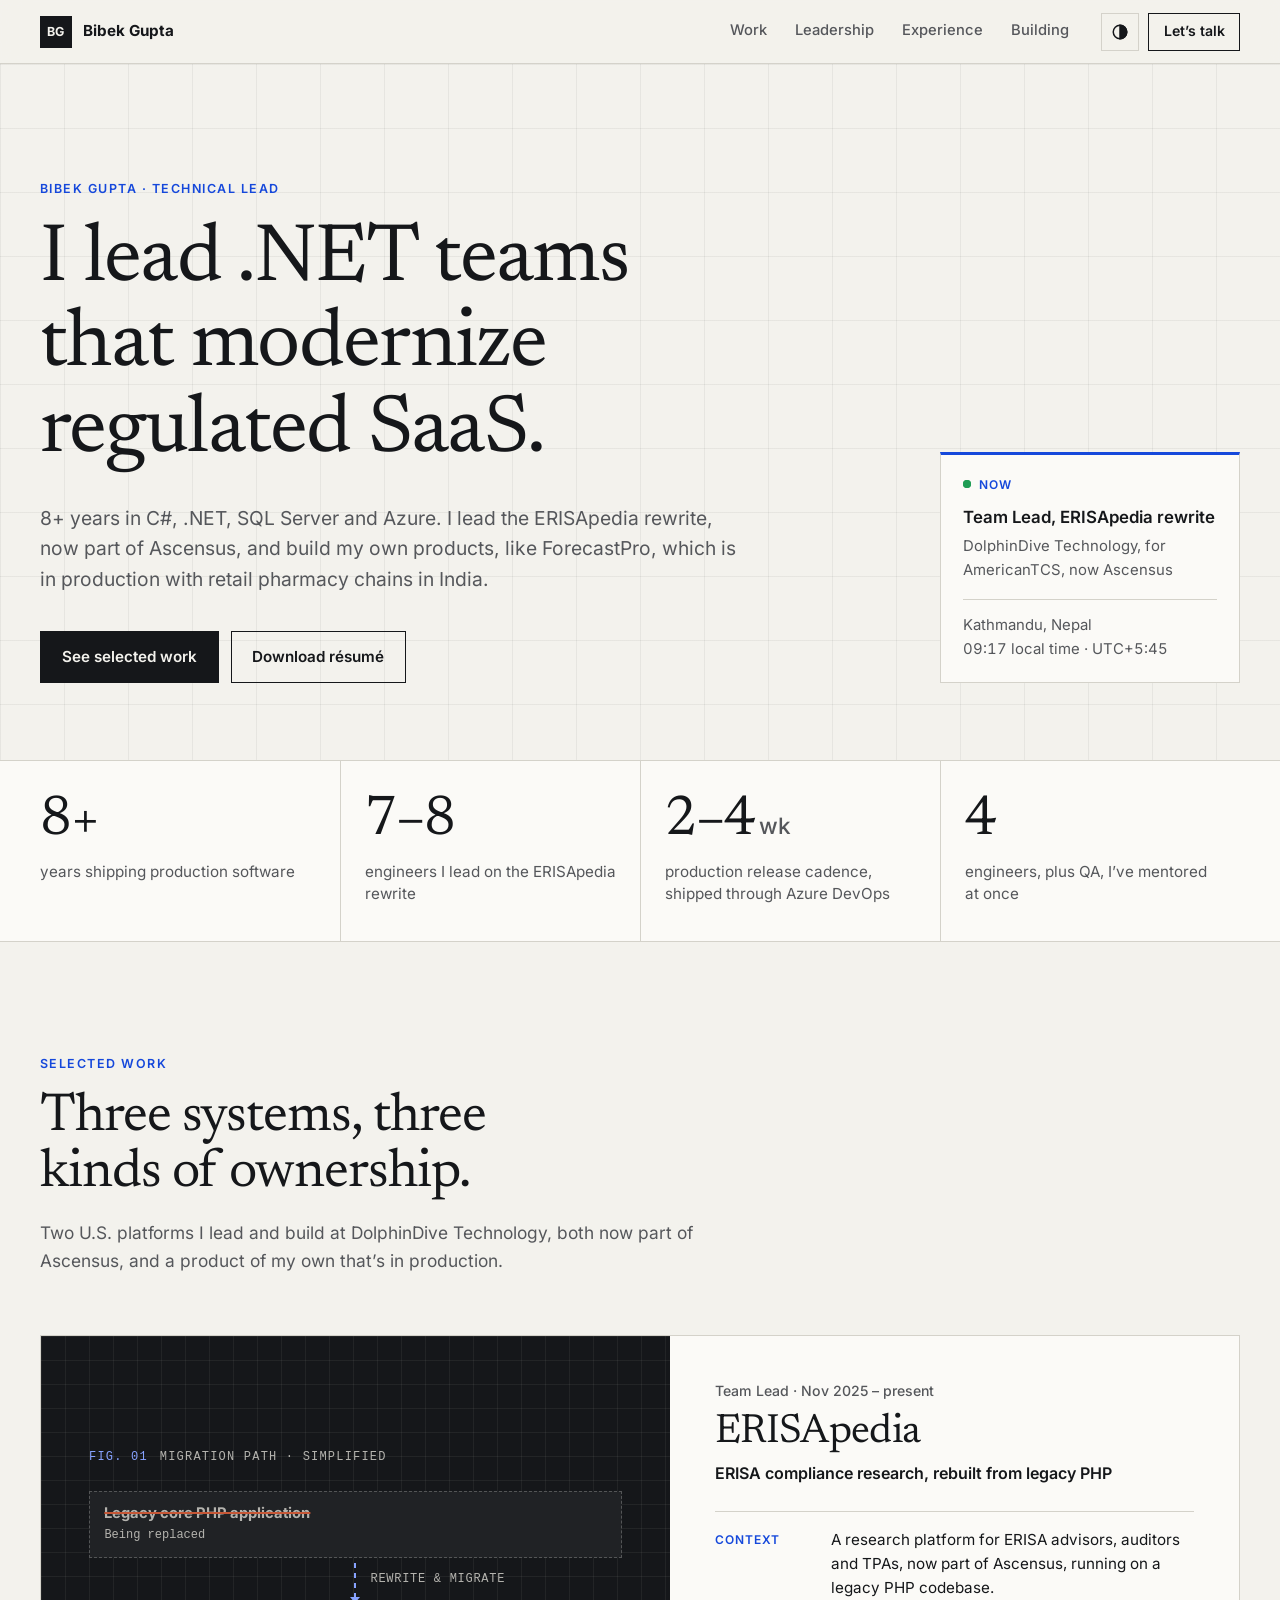
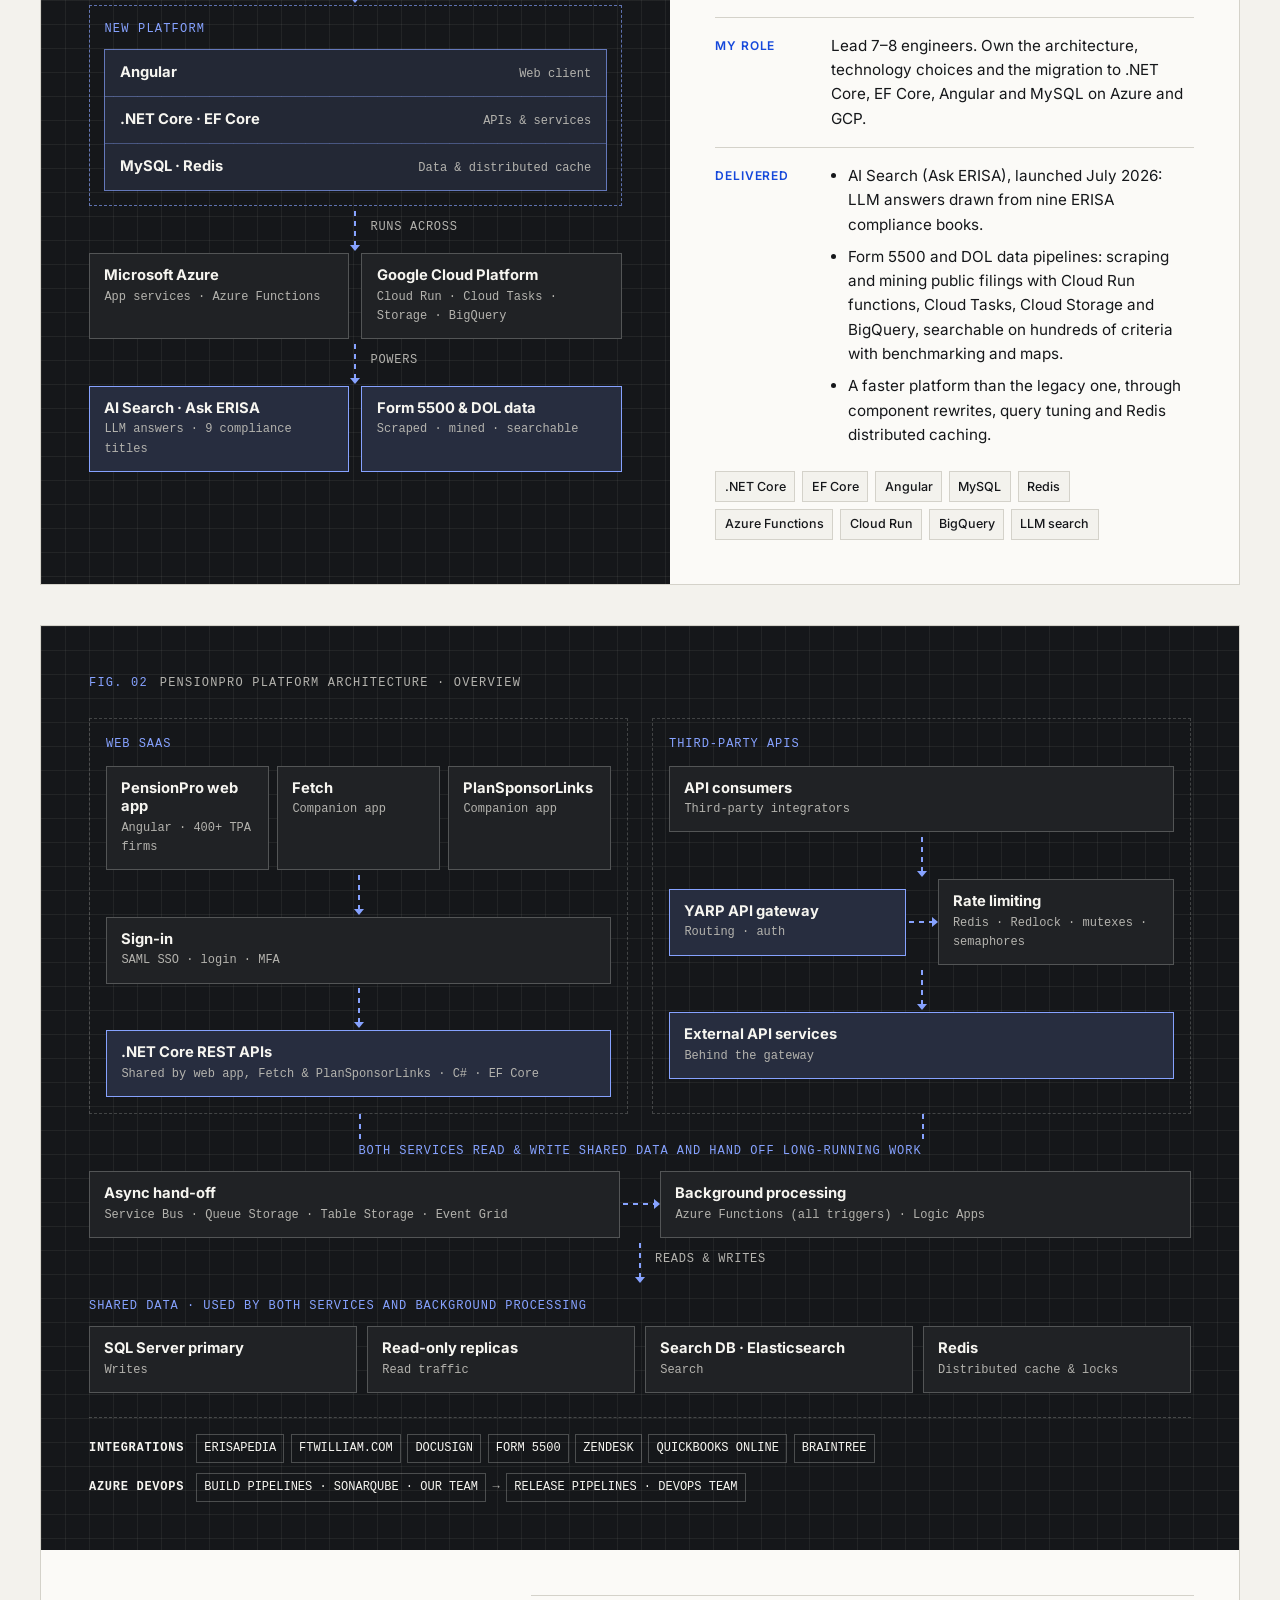
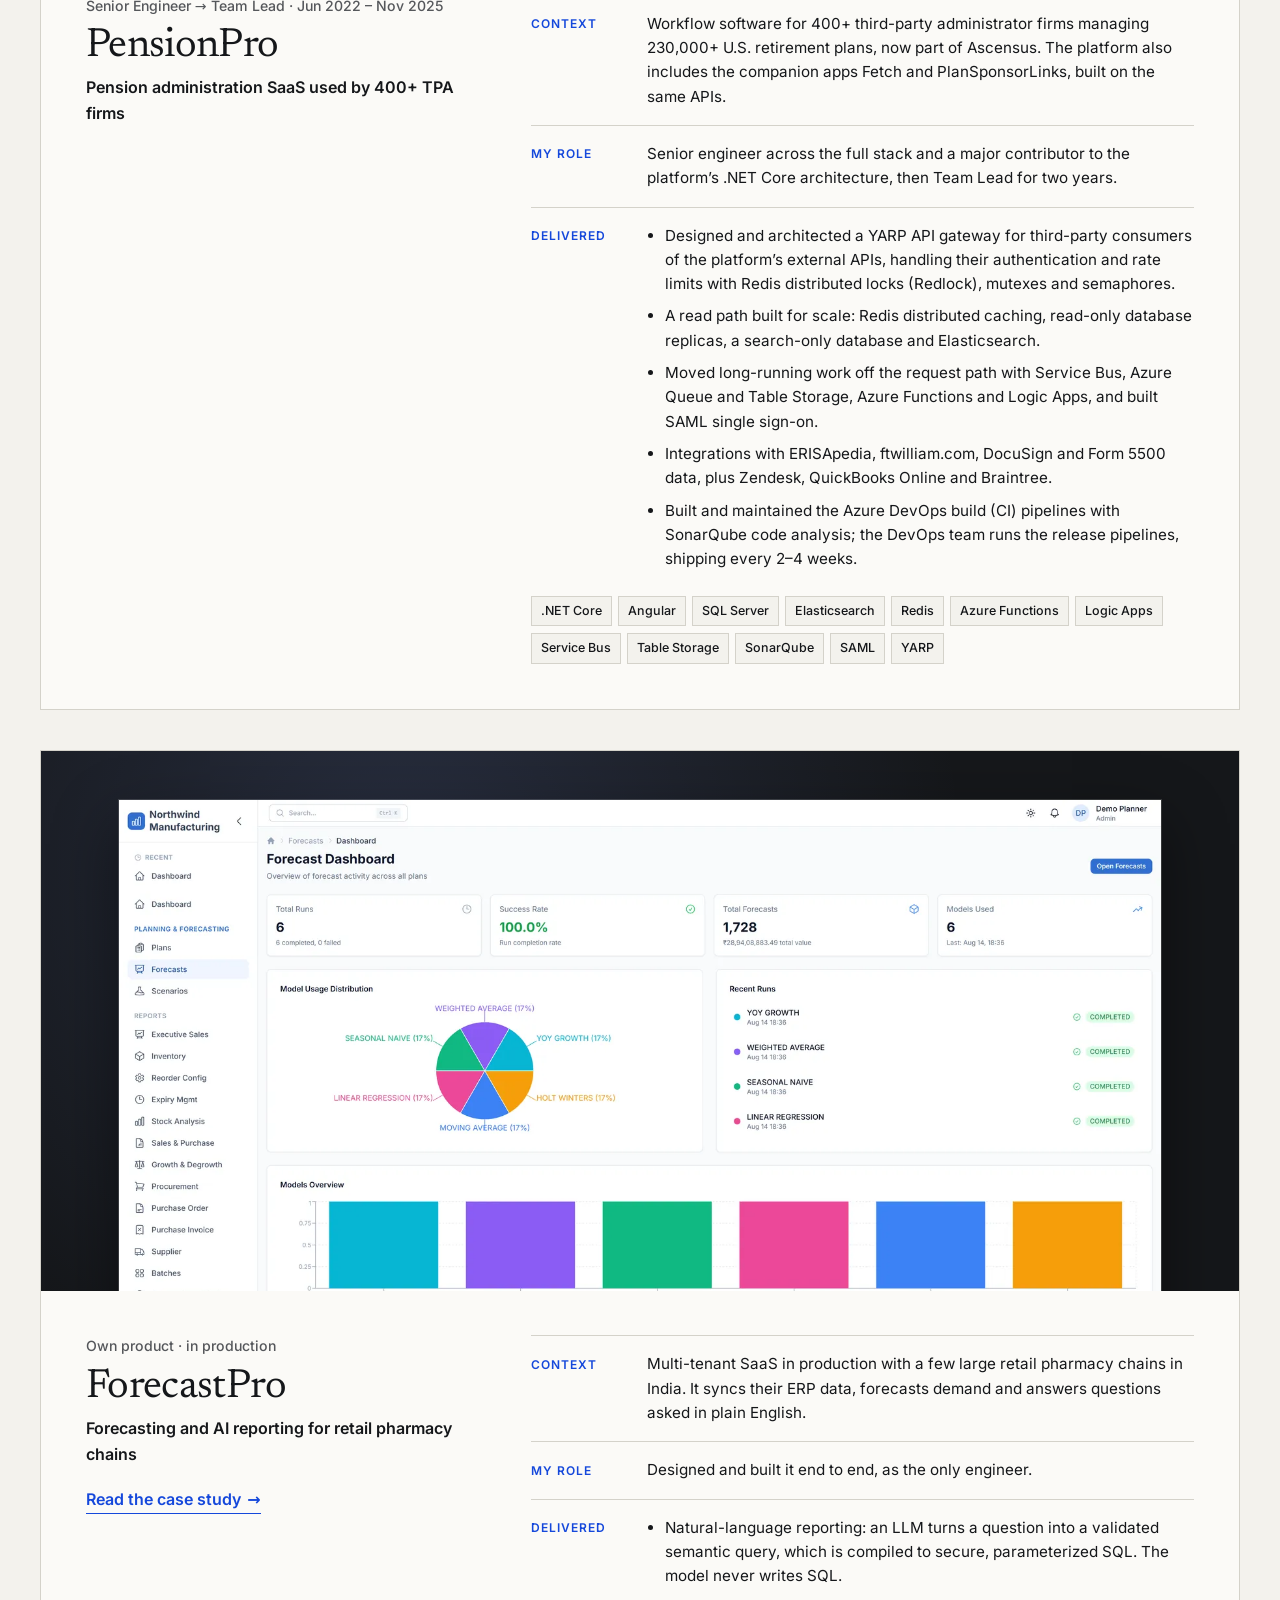
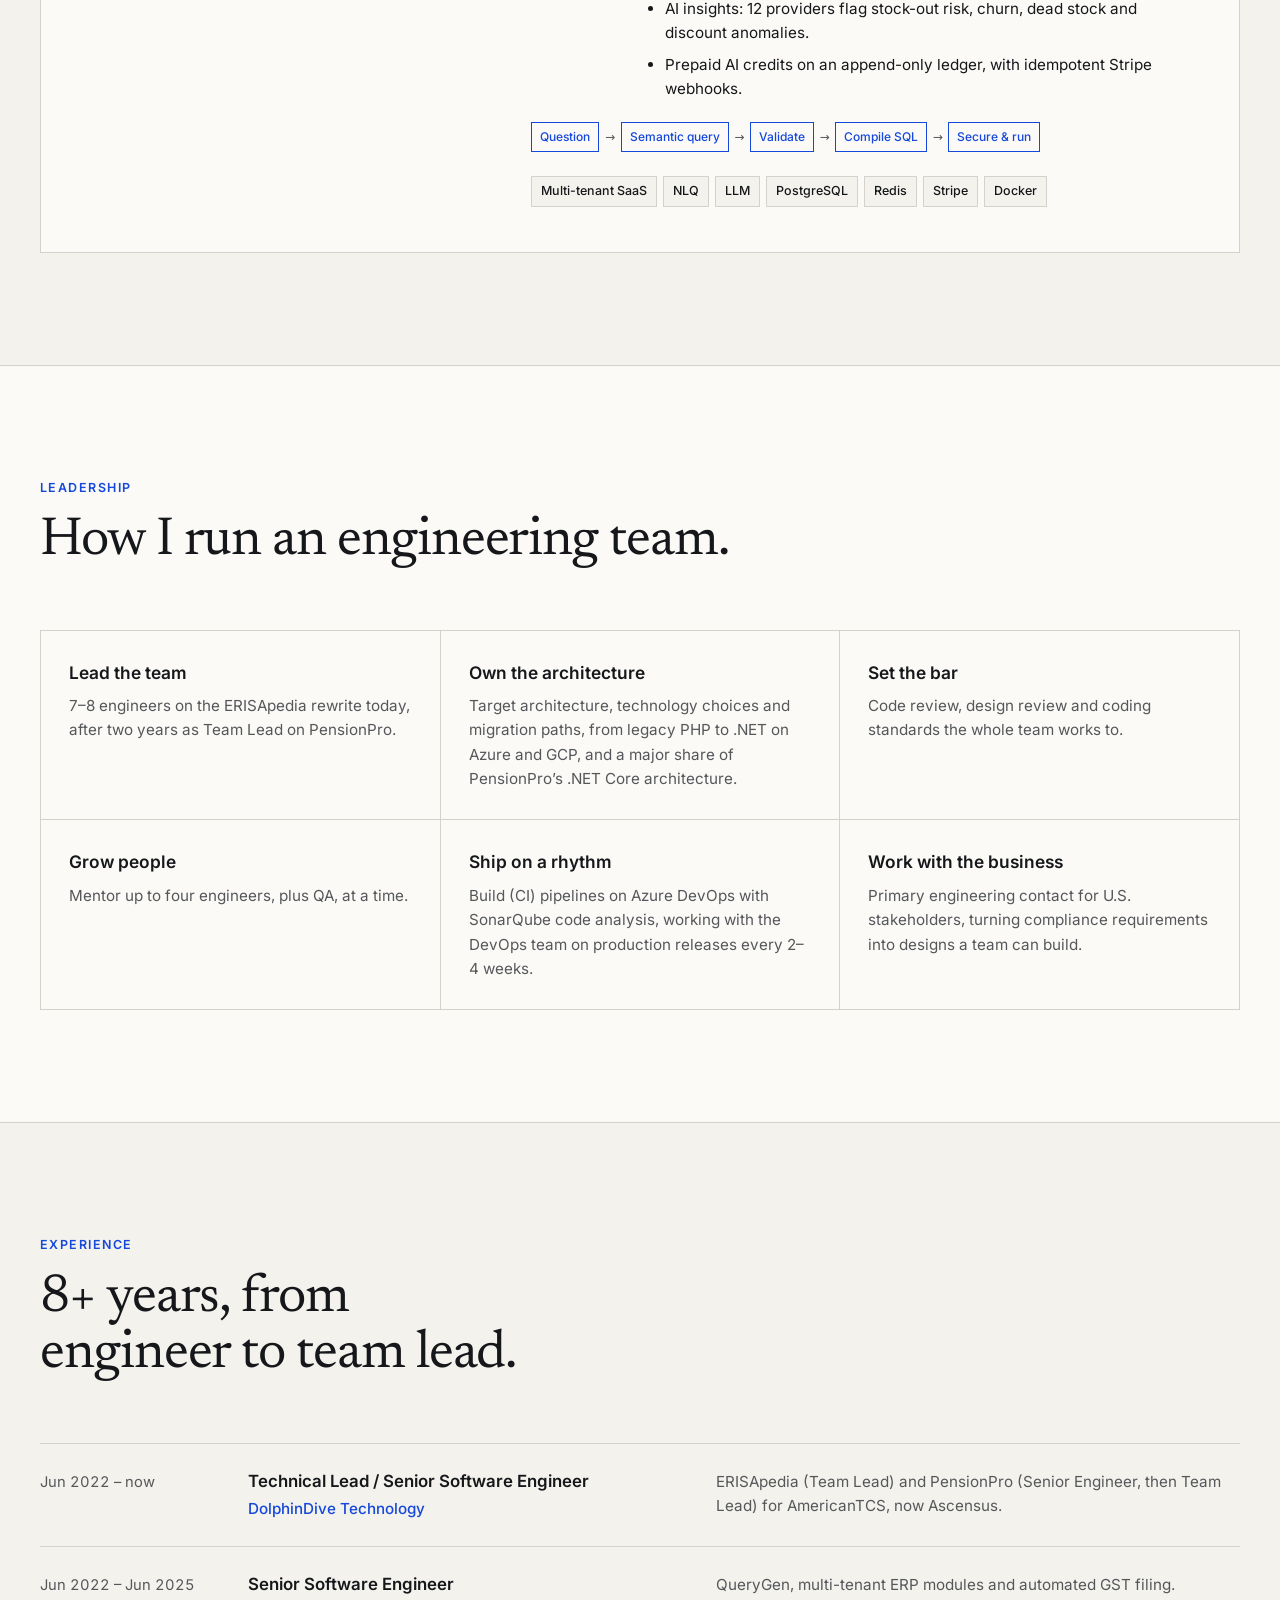
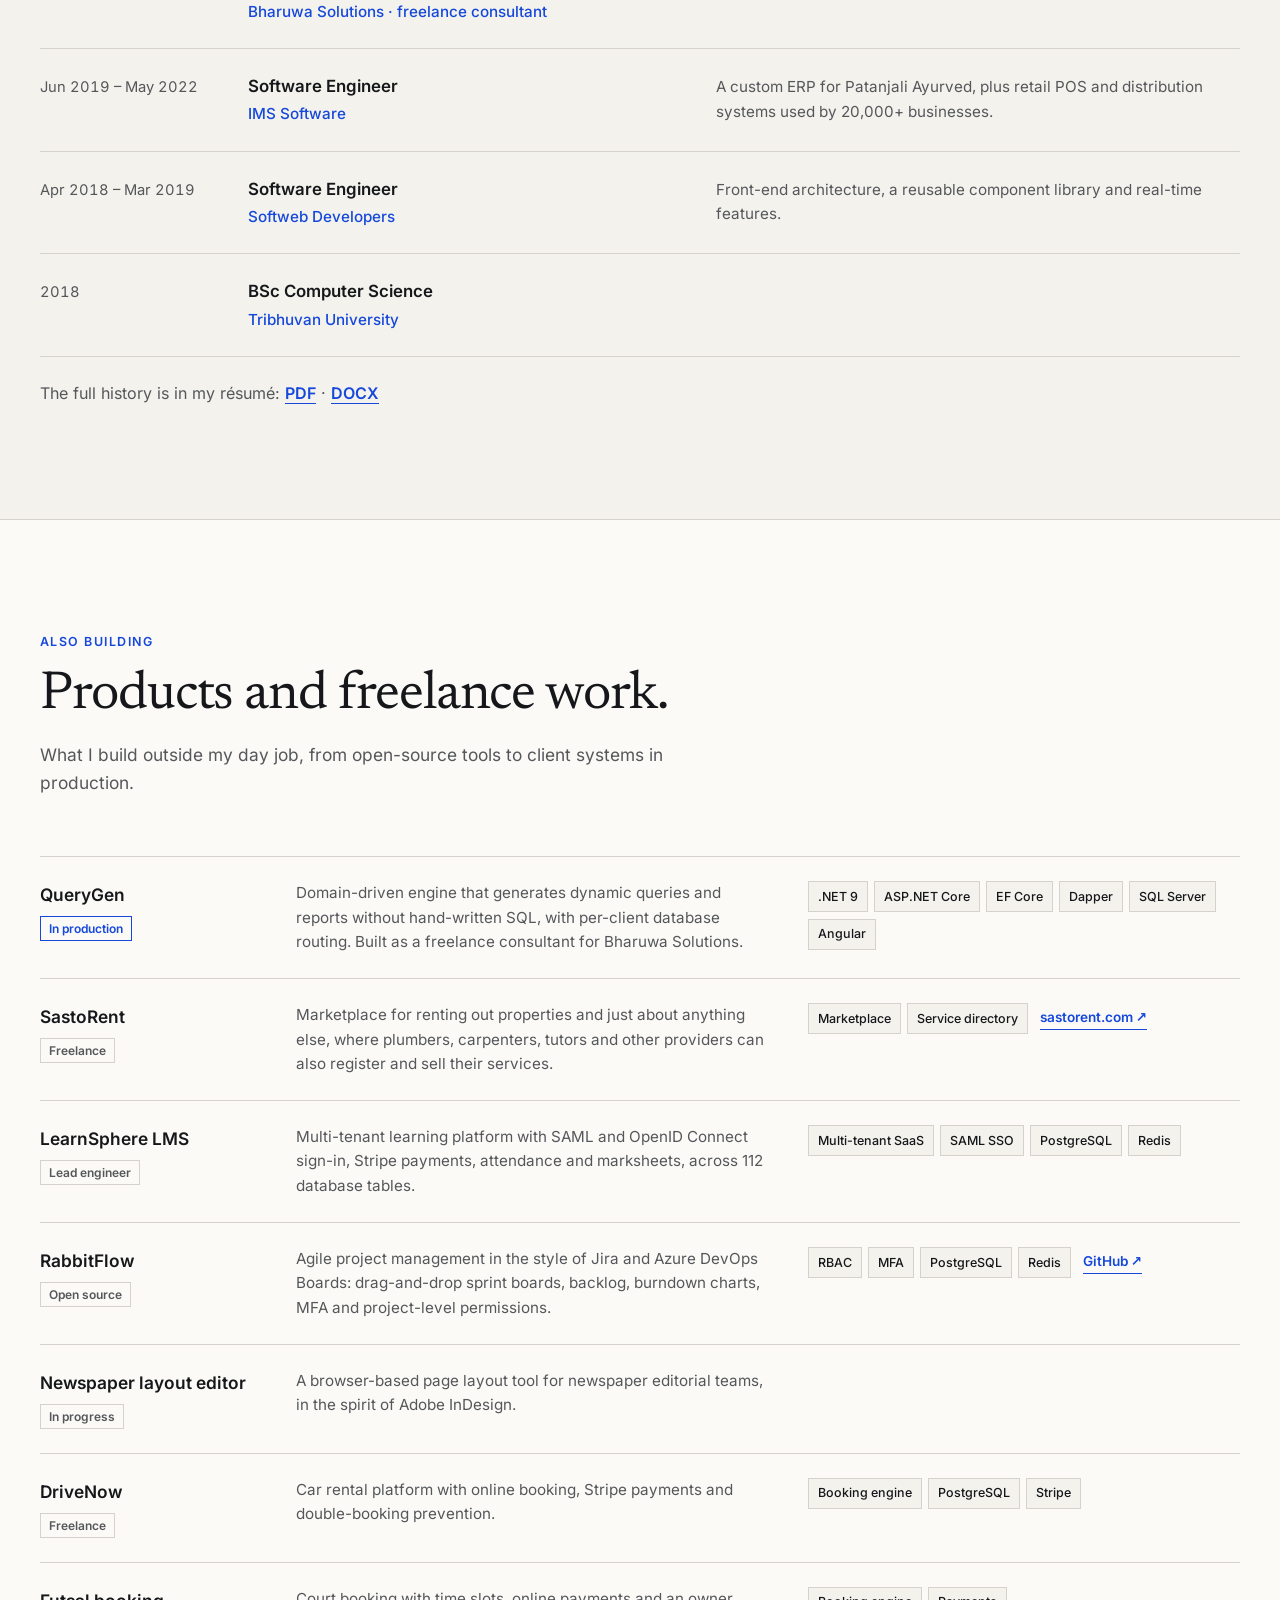
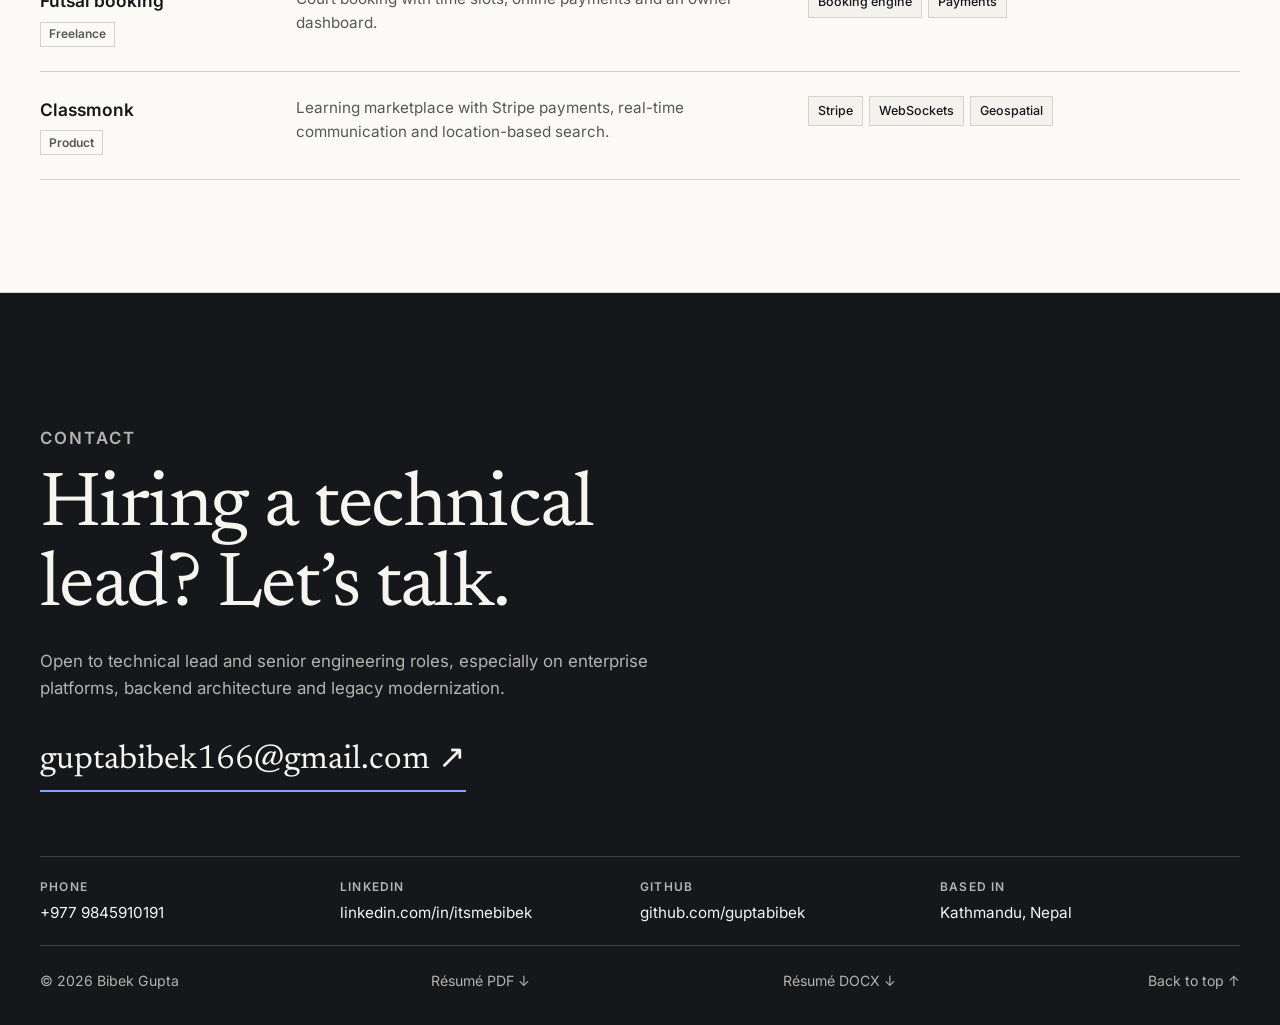
<file: index.html>
<!doctype html>
<html lang="en">
<head>
  <meta charset="utf-8">
  <meta name="viewport" content="width=device-width,initial-scale=1">
  <meta name="theme-color" content="#f3f2ed" media="(prefers-color-scheme: light)">
  <meta name="theme-color" content="#0f1114" media="(prefers-color-scheme: dark)">
  <title>Bibek Gupta — Technical Lead, .NET &amp; Azure</title>
  <meta name="description" content="Bibek Gupta is a technical lead with 8+ years building production SaaS on C#, .NET, SQL Server and Azure. He leads the ERISApedia rewrite, now part of Ascensus, and builds products like ForecastPro.">
  <meta name="author" content="Bibek Gupta">
  <link rel="canonical" href="https://guptabibek.github.io/">
  <meta property="og:title" content="Bibek Gupta — Technical Lead, .NET &amp; Azure">
  <meta property="og:description" content="I lead .NET teams that modernize regulated SaaS. Currently leading the ERISApedia rewrite, now part of Ascensus.">
  <meta property="og:type" content="website">
  <meta property="og:url" content="https://guptabibek.github.io/">
  <meta property="og:image" content="https://guptabibek.github.io/assets/og-image.png">
  <meta property="og:image:width" content="1200">
  <meta property="og:image:height" content="630">
  <meta property="og:image:alt" content="Bibek Gupta — Technical Lead. I lead .NET teams that modernize regulated SaaS.">
  <meta name="twitter:card" content="summary_large_image">
  <link rel="icon" href="./assets/icon.svg" type="image/svg+xml">
  <link rel="apple-touch-icon" href="./assets/apple-icon.png">
  <link rel="preload" href="./assets/fonts/inter-latin-wght-normal.woff2" as="font" type="font/woff2" crossorigin>
  <link rel="preload" href="./assets/fonts/newsreader-latin-wght-normal.woff2" as="font" type="font/woff2" crossorigin>
  <link rel="stylesheet" href="./styles.css">
  <script>document.documentElement.classList.add('js');try{var t=localStorage.getItem('theme');if(t==='dark'||t==='light')document.documentElement.dataset.theme=t}catch(e){}</script>
  <script src="./script.js" defer></script>
  <script type="application/ld+json">{"@context":"https://schema.org","@type":"Person","name":"Bibek Gupta","jobTitle":"Technical Lead | Senior Software Engineer","worksFor":{"@type":"Organization","name":"DolphinDive Technology"},"alumniOf":{"@type":"CollegeOrUniversity","name":"Tribhuvan University"},"address":{"@type":"PostalAddress","addressLocality":"Kathmandu","addressCountry":"NP"},"email":"mailto:guptabibek166@gmail.com","telephone":"+9779845910191","url":"https://guptabibek.github.io/","image":"https://guptabibek.github.io/assets/og-image.png","sameAs":["https://github.com/guptabibek","https://linkedin.com/in/itsmebibek"],"knowsAbout":["C#",".NET","ASP.NET Core","Entity Framework Core","SQL Server","Microsoft Azure","Azure DevOps","Angular","System architecture","Legacy modernization","Multi-tenant SaaS","Technical leadership","LLM integration","Natural language to SQL"]}</script>
</head>
<body>
  <a class="skip-link" href="#main">Skip to content</a>
  <header class="site-header">
    <a class="brand" href="#top" aria-label="Bibek Gupta, home"><span>BG</span><strong>Bibek Gupta</strong></a>
    <nav id="site-nav" aria-label="Primary">
      <a href="#work">Work</a><a href="#leadership">Leadership</a><a href="#experience">Experience</a><a href="#building">Building</a>
    </nav>
    <div class="header-actions">
      <button class="theme-toggle" type="button" aria-label="Dark mode" aria-pressed="false"><svg viewBox="0 0 24 24" fill="none" stroke="currentColor" stroke-width="2" aria-hidden="true"><circle cx="12" cy="12" r="9"/><path d="M12 3a9 9 0 0 1 0 18z" fill="currentColor"/></svg></button>
      <a class="nav-action" href="#contact">Let’s talk</a>
      <button class="menu-toggle" type="button" aria-expanded="false" aria-controls="site-nav">Menu</button>
    </div>
  </header>

  <main id="main">
    <section class="hero grid-bg" id="top" aria-labelledby="hero-title">
      <div class="hero-copy reveal">
        <p class="eyebrow">Bibek Gupta · Technical Lead</p>
        <h1 id="hero-title">I lead .NET teams that modernize regulated SaaS.</h1>
        <p class="hero-lede">8+ years in C#, .NET, SQL Server and Azure. I lead the ERISApedia rewrite, now part of Ascensus, and build my own products, like ForecastPro, which is in production with retail pharmacy chains in India.</p>
        <div class="actions"><a class="button button-primary" href="#work">See selected work</a><a class="button button-quiet" href="./assets/Bibek-Gupta-Resume.pdf" download>Download résumé</a></div>
      </div>
      <aside class="now reveal" aria-label="Current role">
        <p class="now-label"><i class="live-dot" aria-hidden="true"></i>Now</p>
        <p class="now-role">Team Lead, ERISApedia rewrite</p>
        <p class="now-org">DolphinDive Technology, for AmericanTCS, now Ascensus</p>
        <p class="now-time">Kathmandu, Nepal<br><span id="ktm-time">UTC+5:45</span></p>
      </aside>
    </section>

    <section class="proof" aria-label="At a glance">
      <div class="reveal"><p class="proof-value">8+</p><p class="proof-label">years shipping production software</p></div>
      <div class="reveal"><p class="proof-value">7–8</p><p class="proof-label">engineers I lead on the ERISApedia rewrite</p></div>
      <div class="reveal"><p class="proof-value">2–4<small>wk</small></p><p class="proof-label">production release cadence, shipped through Azure DevOps</p></div>
      <div class="reveal"><p class="proof-value">4</p><p class="proof-label">engineers, plus QA, I’ve mentored at once</p></div>
    </section>

    <section class="section" id="work" aria-labelledby="work-title">
      <header class="section-head reveal"><p class="eyebrow">Selected work</p><h2 id="work-title">Three systems, three kinds of ownership.</h2><p>Two U.S. platforms I lead and build at DolphinDive Technology, both now part of Ascensus, and a product of my own that’s in production.</p></header>

      <article class="work reveal" aria-labelledby="erisapedia-title">
        <div class="work-media project-diagram" role="img" aria-label="Simplified diagram: the legacy core PHP application is rewritten as a new platform built on Angular, .NET Core, and MySQL, with Redis caching, running across Microsoft Azure and Google Cloud Platform (Cloud Run, Cloud Tasks, Cloud Storage, BigQuery), and powering AI Search (Ask ERISA) and Form 5500 and DOL data mining.">
          <div class="diagram" aria-hidden="true">
            <p class="diagram-caption"><span>Fig. 01</span>Migration path · simplified</p>
            <div class="node node-legacy"><b>Legacy core PHP application</b><small>Being replaced</small></div>
            <div class="flow"><span>Rewrite &amp; migrate</span></div>
            <div class="node-group">
              <p>New platform</p>
              <div class="layers">
                <div><b>Angular</b><small>Web client</small></div>
                <div><b>.NET Core · EF Core</b><small>APIs &amp; services</small></div>
                <div><b>MySQL · Redis</b><small>Data &amp; distributed cache</small></div>
              </div>
            </div>
            <div class="flow"><span>Runs across</span></div>
            <div class="node-row">
              <div class="node"><b>Microsoft Azure</b><small>App services · Azure Functions</small></div>
              <div class="node"><b>Google Cloud Platform</b><small>Cloud Run · Cloud Tasks · Storage · BigQuery</small></div>
            </div>
            <div class="flow"><span>Powers</span></div>
            <div class="node-row">
              <div class="node node-accent"><b>AI Search · Ask ERISA</b><small>LLM answers · 9 compliance titles</small></div>
              <div class="node node-accent"><b>Form 5500 &amp; DOL data</b><small>Scraped · mined · searchable</small></div>
            </div>
          </div>
        </div>
        <div class="work-copy">
          <p class="work-meta">Team Lead · Nov 2025 – present</p>
          <h3 id="erisapedia-title">ERISApedia</h3>
          <p class="work-sub">ERISA compliance research, rebuilt from legacy PHP</p>
          <dl class="facts">
            <div><dt>Context</dt><dd>A research platform for ERISA advisors, auditors and TPAs, now part of Ascensus, running on a legacy PHP codebase.</dd></div>
            <div><dt>My role</dt><dd>Lead 7–8 engineers. Own the architecture, technology choices and the migration to .NET Core, EF Core, Angular and MySQL on Azure and GCP.</dd></div>
            <div><dt>Delivered</dt><dd><ul><li>AI Search (Ask ERISA), launched July 2026: LLM answers drawn from nine ERISA compliance books.</li><li>Form 5500 and DOL data pipelines: scraping and mining public filings with Cloud Run functions, Cloud Tasks, Cloud Storage and BigQuery, searchable on hundreds of criteria with benchmarking and maps.</li><li>A faster platform than the legacy one, through component rewrites, query tuning and Redis distributed caching.</li></ul></dd></div>
          </dl>
          <div class="tags"><span>.NET Core</span><span>EF Core</span><span>Angular</span><span>MySQL</span><span>Redis</span><span>Azure Functions</span><span>Cloud Run</span><span>BigQuery</span><span>LLM search</span></div>
        </div>
      </article>

      <article class="work work-stack reveal" aria-labelledby="pensionpro-title">
        <div class="work-media project-diagram arch" role="img" aria-label="PensionPro platform architecture, two entry paths. Web SaaS path: the PensionPro Angular web app used by 400+ TPA firms and the companion apps Fetch and PlanSponsorLinks sign in with SAML SSO or a login with MFA, then call the shared .NET Core REST APIs. Third-party path: API consumers call a YARP API gateway, which works with rate limiting built on Redis distributed locks (Redlock), mutexes and semaphores, and forwards to the external API services. Both the REST APIs and the external API services read and write shared data and hand long-running work to async hand-off (Service Bus, Azure Queue Storage, Azure Table Storage, Event Grid), which background processing on Azure Functions and Logic Apps picks up. Shared data, used by both services and background processing: SQL Server primary for writes, read-only replicas, a search database with Elasticsearch, and Redis for cache and locks. Integrations: ERISApedia, ftwilliam.com, DocuSign, Form 5500 data, Zendesk, QuickBooks Online and Braintree. Delivery: build pipelines by the engineering team, release pipelines by the DevOps team, on Azure DevOps.">
          <div class="diagram" aria-hidden="true">
            <p class="diagram-caption"><span>Fig. 02</span>PensionPro platform architecture · overview</p>
            <div class="lanes2">
              <div class="lane">
                <p class="arch-label">Web SaaS</p>
                <div class="lane-row">
                  <div class="node"><b>PensionPro web app</b><small>Angular · 400+ TPA firms</small></div>
                  <div class="node"><b>Fetch</b><small>Companion app</small></div>
                  <div class="node"><b>PlanSponsorLinks</b><small>Companion app</small></div>
                </div>
                <div class="flow"></div>
                <div class="node"><b>Sign-in</b><small>SAML SSO · login · MFA</small></div>
                <div class="flow"></div>
                <div class="node node-accent"><b>.NET Core REST APIs</b><small>Shared by web app, Fetch &amp; PlanSponsorLinks · C# · EF Core</small></div>
              </div>
              <div class="lane">
                <p class="arch-label">Third-party APIs</p>
                <div class="node"><b>API consumers</b><small>Third-party integrators</small></div>
                <div class="flow"></div>
                <div class="gate-row">
                  <div class="node node-accent"><b>YARP API gateway</b><small>Routing · auth</small></div>
                  <div class="flow-x"></div>
                  <div class="node"><b>Rate limiting</b><small>Redis · Redlock · mutexes · semaphores</small></div>
                </div>
                <div class="flow"></div>
                <div class="node node-accent"><b>External API services</b><small>Behind the gateway</small></div>
              </div>
            </div>
            <div class="merge" aria-hidden="true"><span></span><span></span></div>
            <p class="arch-label merge-label">Both services read &amp; write shared data and hand off long-running work</p>
            <div class="async-row">
              <div class="node"><b>Async hand-off</b><small>Service Bus · Queue Storage · Table Storage · Event Grid</small></div>
              <div class="flow-x"></div>
              <div class="node"><b>Background processing</b><small>Azure Functions (all triggers) · Logic Apps</small></div>
            </div>
            <div class="flow"><span>Reads &amp; writes</span></div>
            <p class="arch-label">Shared data · used by both services and background processing</p>
            <div class="arch-nodes">
              <div class="node"><b>SQL Server primary</b><small>Writes</small></div>
              <div class="node"><b>Read-only replicas</b><small>Read traffic</small></div>
              <div class="node"><b>Search DB · Elasticsearch</b><small>Search</small></div>
              <div class="node"><b>Redis</b><small>Distributed cache &amp; locks</small></div>
            </div>
            <div class="pipeline"><b>Integrations</b><i>ERISApedia</i><i>ftwilliam.com</i><i>DocuSign</i><i>Form 5500</i><i>Zendesk</i><i>QuickBooks Online</i><i>Braintree</i></div>
            <div class="pipeline"><b>Azure DevOps</b><i>Build pipelines · SonarQube · our team</i>→<i>Release pipelines · DevOps team</i></div>
          </div>
        </div>
        <div class="work-copy">
          <div class="work-intro">
          <p class="work-meta">Senior Engineer → Team Lead · Jun 2022 – Nov 2025</p>
          <h3 id="pensionpro-title">PensionPro</h3>
          <p class="work-sub">Pension administration SaaS used by 400+ TPA firms</p>
          </div>
          <div class="work-detail">
          <dl class="facts">
            <div><dt>Context</dt><dd>Workflow software for 400+ third-party administrator firms managing 230,000+ U.S. retirement plans, now part of Ascensus. The platform also includes the companion apps Fetch and PlanSponsorLinks, built on the same APIs.</dd></div>
            <div><dt>My role</dt><dd>Senior engineer across the full stack and a major contributor to the platform’s .NET Core architecture, then Team Lead for two years.</dd></div>
            <div><dt>Delivered</dt><dd><ul><li>Designed and architected a YARP API gateway for third-party consumers of the platform’s external APIs, handling their authentication and rate limits with Redis distributed locks (Redlock), mutexes and semaphores.</li><li>A read path built for scale: Redis distributed caching, read-only database replicas, a search-only database and Elasticsearch.</li><li>Moved long-running work off the request path with Service Bus, Azure Queue and Table Storage, Azure Functions and Logic Apps, and built SAML single sign-on.</li><li>Integrations with ERISApedia, ftwilliam.com, DocuSign and Form 5500 data, plus Zendesk, QuickBooks Online and Braintree.</li><li>Built and maintained the Azure DevOps build (CI) pipelines with SonarQube code analysis; the DevOps team runs the release pipelines, shipping every 2–4 weeks.</li></ul></dd></div>
          </dl>
          <div class="tags"><span>.NET Core</span><span>Angular</span><span>SQL Server</span><span>Elasticsearch</span><span>Redis</span><span>Azure Functions</span><span>Logic Apps</span><span>Service Bus</span><span>Table Storage</span><span>SonarQube</span><span>SAML</span><span>YARP</span></div>
          </div>
        </div>
      </article>

      <article class="work work-stack reveal" aria-labelledby="forecastpro-title">
        <div class="work-media work-shot"><img src="./assets/projects/forecastpro.webp" srcset="./assets/projects/forecastpro-960.webp 960w, ./assets/projects/forecastpro.webp 1600w" sizes="(max-width: 1240px) 92vw, 1100px" alt="ForecastPro planning dashboard showing forecast success rate, total forecasts and the mix of forecasting models" width="1600" height="900" loading="lazy" decoding="async"></div>
        <div class="work-copy">
          <div class="work-intro">
            <p class="work-meta">Own product · in production</p>
            <h3 id="forecastpro-title">ForecastPro</h3>
            <p class="work-sub">Forecasting and AI reporting for retail pharmacy chains</p>
            <a class="work-link" href="./work/forecastpro/">Read the case study <span aria-hidden="true">→</span></a>
          </div>
          <div class="work-detail">
          <dl class="facts">
            <div><dt>Context</dt><dd>Multi-tenant SaaS in production with a few large retail pharmacy chains in India. It syncs their ERP data, forecasts demand and answers questions asked in plain English.</dd></div>
            <div><dt>My role</dt><dd>Designed and built it end to end, as the only engineer.</dd></div>
            <div><dt>Delivered</dt><dd><ul><li>Natural-language reporting: an LLM turns a question into a validated semantic query, which is compiled to secure, parameterized SQL. The model never writes SQL.</li><li>AI insights: 12 providers flag stock-out risk, churn, dead stock and discount anomalies.</li><li>Prepaid AI credits on an append-only ledger, with idempotent Stripe webhooks.</li></ul></dd></div>
          </dl>
          <p class="nlq" aria-label="How a question becomes a report: question, semantic query, validate, compile SQL, secure and run"><span>Question</span><i aria-hidden="true">→</i><span>Semantic query</span><i aria-hidden="true">→</i><span>Validate</span><i aria-hidden="true">→</i><span>Compile SQL</span><i aria-hidden="true">→</i><span>Secure &amp; run</span></p>
          <div class="tags"><span>Multi-tenant SaaS</span><span>NLQ</span><span>LLM</span><span>PostgreSQL</span><span>Redis</span><span>Stripe</span><span>Docker</span></div>
          </div>
        </div>
      </article>
    </section>

    <section class="section section-alt" id="leadership" aria-labelledby="lead-title">
      <header class="section-head reveal"><p class="eyebrow">Leadership</p><h2 id="lead-title">How I run an engineering team.</h2></header>
      <div class="lead-grid">
        <article class="reveal"><h3>Lead the team</h3><p>7–8 engineers on the ERISApedia rewrite today, after two years as Team Lead on PensionPro.</p></article>
        <article class="reveal"><h3>Own the architecture</h3><p>Target architecture, technology choices and migration paths, from legacy PHP to .NET on Azure and GCP, and a major share of PensionPro’s .NET Core architecture.</p></article>
        <article class="reveal"><h3>Set the bar</h3><p>Code review, design review and coding standards the whole team works to.</p></article>
        <article class="reveal"><h3>Grow people</h3><p>Mentor up to four engineers, plus QA, at a time.</p></article>
        <article class="reveal"><h3>Ship on a rhythm</h3><p>Build (CI) pipelines on Azure DevOps with SonarQube code analysis, working with the DevOps team on production releases every 2–4 weeks.</p></article>
        <article class="reveal"><h3>Work with the business</h3><p>Primary engineering contact for U.S. stakeholders, turning compliance requirements into designs a team can build.</p></article>
      </div>
    </section>

    <section class="section" id="experience" aria-labelledby="xp-title">
      <header class="section-head reveal"><p class="eyebrow">Experience</p><h2 id="xp-title">8+ years, from engineer to team lead.</h2></header>
      <ol class="xp">
        <li class="reveal"><p class="xp-when">Jun 2022 – now</p><div><h3>Technical Lead / Senior Software Engineer</h3><p class="xp-org">DolphinDive Technology</p></div><p class="xp-what">ERISApedia (Team Lead) and PensionPro (Senior Engineer, then Team Lead) for AmericanTCS, now Ascensus.</p></li>
        <li class="reveal"><p class="xp-when">Jun 2022 – Jun 2025</p><div><h3>Senior Software Engineer</h3><p class="xp-org">Bharuwa Solutions · freelance consultant</p></div><p class="xp-what">QueryGen, multi-tenant ERP modules and automated GST filing.</p></li>
        <li class="reveal"><p class="xp-when">Jun 2019 – May 2022</p><div><h3>Software Engineer</h3><p class="xp-org">IMS Software</p></div><p class="xp-what">A custom ERP for Patanjali Ayurved, plus retail POS and distribution systems used by 20,000+ businesses.</p></li>
        <li class="reveal"><p class="xp-when">Apr 2018 – Mar 2019</p><div><h3>Software Engineer</h3><p class="xp-org">Softweb Developers</p></div><p class="xp-what">Front-end architecture, a reusable component library and real-time features.</p></li>
        <li class="reveal"><p class="xp-when">2018</p><div><h3>BSc Computer Science</h3><p class="xp-org">Tribhuvan University</p></div></li>
      </ol>
      <p class="xp-more">The full history is in my résumé: <a href="./assets/Bibek-Gupta-Resume.pdf" download>PDF</a> · <a href="./assets/Bibek-Gupta-Resume.docx" download>DOCX</a></p>
    </section>

    <section class="section section-alt" id="building" aria-labelledby="build-title">
      <header class="section-head reveal"><p class="eyebrow">Also building</p><h2 id="build-title">Products and freelance work.</h2><p>What I build outside my day job, from open-source tools to client systems in production.</p></header>
      <ul class="builds">
        <li class="reveal"><div class="build-name"><h3>QueryGen</h3><p class="status status-live">In production</p></div><p class="build-what">Domain-driven engine that generates dynamic queries and reports without hand-written SQL, with per-client database routing. Built as a freelance consultant for Bharuwa Solutions.</p><div class="tags"><span>.NET 9</span><span>ASP.NET Core</span><span>EF Core</span><span>Dapper</span><span>SQL Server</span><span>Angular</span></div></li>
        <li class="reveal"><div class="build-name"><h3>SastoRent</h3><p class="status">Freelance</p></div><p class="build-what">Marketplace for renting out properties and just about anything else, where plumbers, carpenters, tutors and other providers can also register and sell their services.</p><div class="tags"><span>Marketplace</span><span>Service directory</span><a href="https://sastorent.com" target="_blank" rel="noreferrer">sastorent.com <span aria-hidden="true">↗</span></a></div></li>
        <li class="reveal"><div class="build-name"><h3>LearnSphere LMS</h3><p class="status">Lead engineer</p></div><p class="build-what">Multi-tenant learning platform with SAML and OpenID Connect sign-in, Stripe payments, attendance and marksheets, across 112 database tables.</p><div class="tags"><span>Multi-tenant SaaS</span><span>SAML SSO</span><span>PostgreSQL</span><span>Redis</span></div></li>
        <li class="reveal"><div class="build-name"><h3>RabbitFlow</h3><p class="status">Open source</p></div><p class="build-what">Agile project management in the style of Jira and Azure DevOps Boards: drag-and-drop sprint boards, backlog, burndown charts, MFA and project-level permissions.</p><div class="tags"><span>RBAC</span><span>MFA</span><span>PostgreSQL</span><span>Redis</span><a href="https://github.com/guptabibek/rabbitflow" target="_blank" rel="noreferrer">GitHub <span aria-hidden="true">↗</span></a></div></li>
        <li class="reveal"><div class="build-name"><h3>Newspaper layout editor</h3><p class="status">In progress</p></div><p class="build-what">A browser-based page layout tool for newspaper editorial teams, in the spirit of Adobe InDesign.</p></li>
        <li class="reveal"><div class="build-name"><h3>DriveNow</h3><p class="status">Freelance</p></div><p class="build-what">Car rental platform with online booking, Stripe payments and double-booking prevention.</p><div class="tags"><span>Booking engine</span><span>PostgreSQL</span><span>Stripe</span></div></li>
        <li class="reveal"><div class="build-name"><h3>Futsal booking</h3><p class="status">Freelance</p></div><p class="build-what">Court booking with time slots, online payments and an owner dashboard.</p><div class="tags"><span>Booking engine</span><span>Payments</span></div></li>
        <li class="reveal"><div class="build-name"><h3>Classmonk</h3><p class="status">Product</p></div><p class="build-what">Learning marketplace with Stripe payments, real-time communication and location-based search.</p><div class="tags"><span>Stripe</span><span>WebSockets</span><span>Geospatial</span></div></li>
      </ul>
    </section>
  </main>

  <footer id="contact">
    <div class="footer-lead">
      <p class="eyebrow">Contact</p>
      <h2>Hiring a technical lead? Let’s talk.</h2>
      <p>Open to technical lead and senior engineering roles, especially on enterprise platforms, backend architecture and legacy modernization.</p>
      <a class="footer-email" href="mailto:guptabibek166@gmail.com">guptabibek166@gmail.com <span aria-hidden="true">↗</span></a>
    </div>
    <address>
      <a href="tel:+9779845910191"><span>Phone</span>+977 9845910191</a>
      <a href="https://linkedin.com/in/itsmebibek" target="_blank" rel="noreferrer"><span>LinkedIn</span>linkedin.com/in/itsmebibek</a>
      <a href="https://github.com/guptabibek" target="_blank" rel="noreferrer"><span>GitHub</span>github.com/guptabibek</a>
      <p><span>Based in</span>Kathmandu, Nepal</p>
    </address>
    <div class="footer-bottom"><p>© <span id="year">2026</span> Bibek Gupta</p><a href="./assets/Bibek-Gupta-Resume.pdf" download>Résumé PDF ↓</a><a href="./assets/Bibek-Gupta-Resume.docx" download>Résumé DOCX ↓</a><a href="#top">Back to top ↑</a></div>
  </footer>
</body>
</html>
</file>
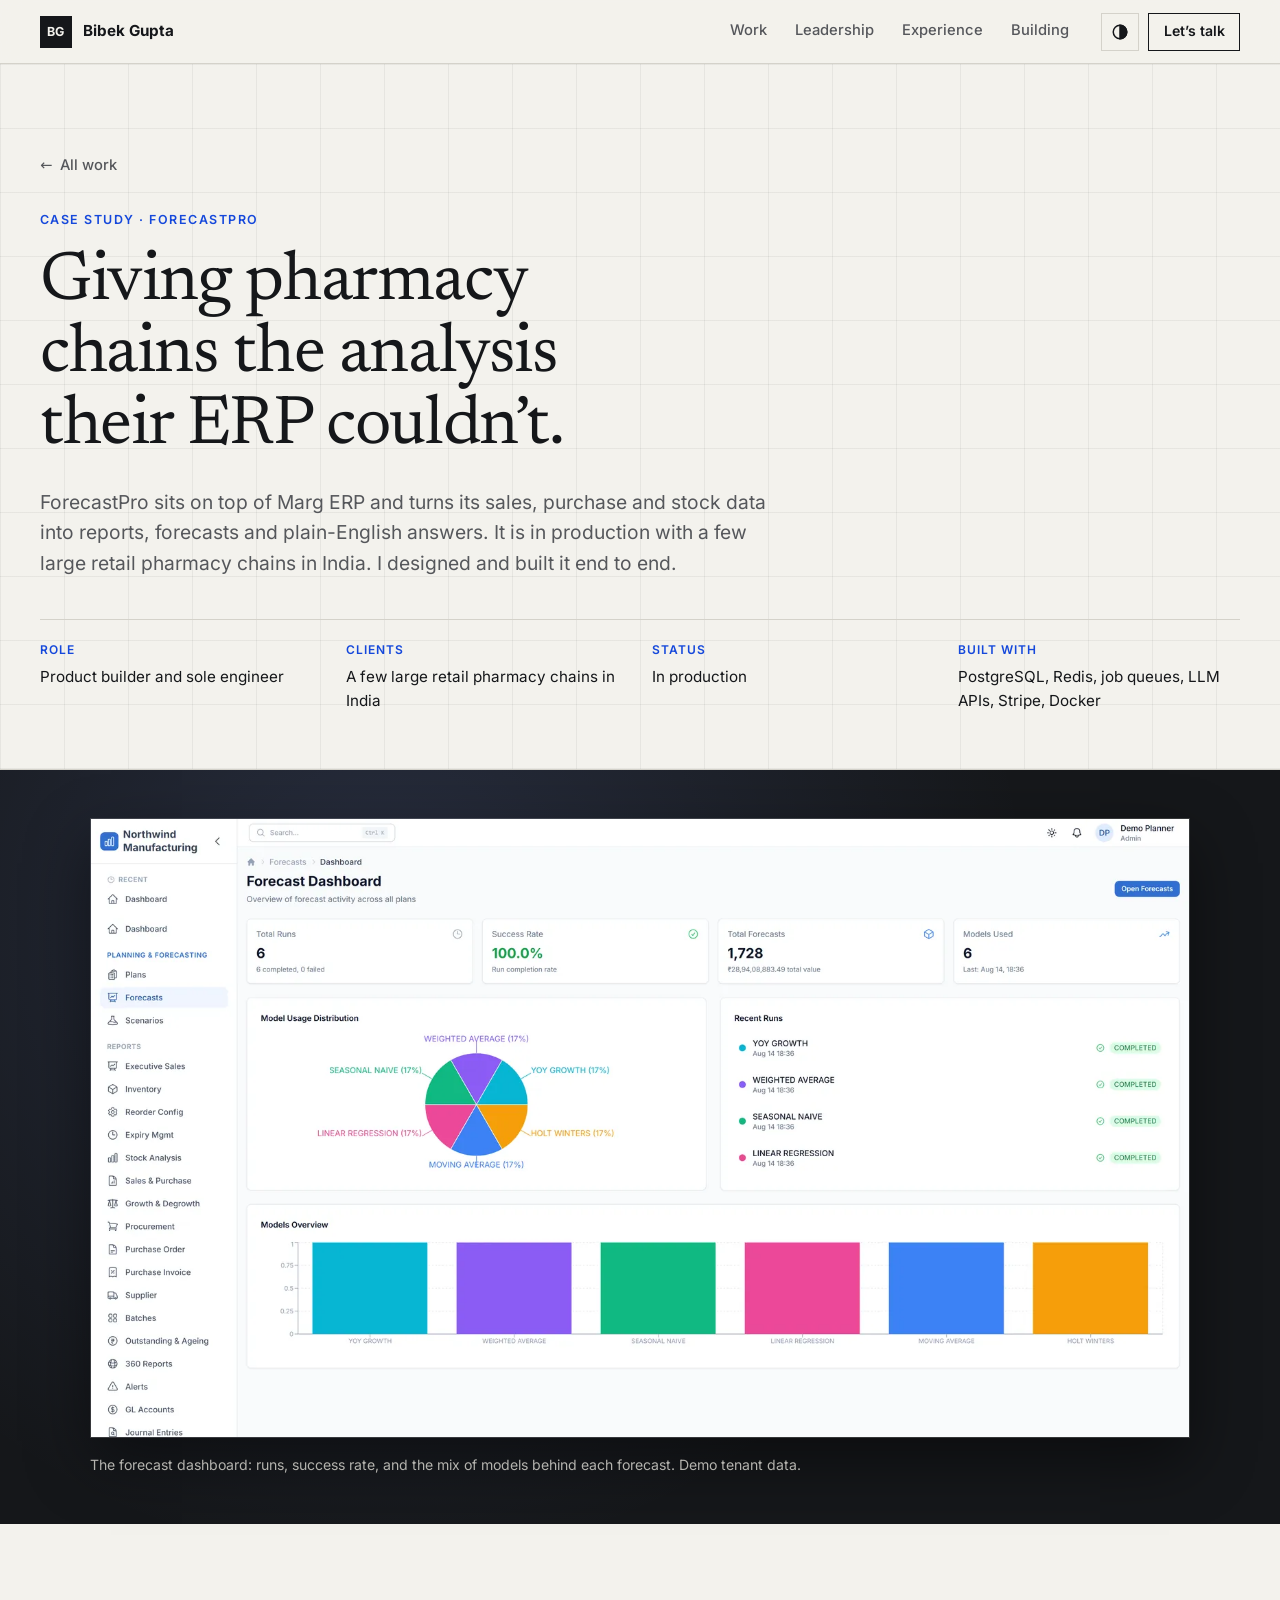
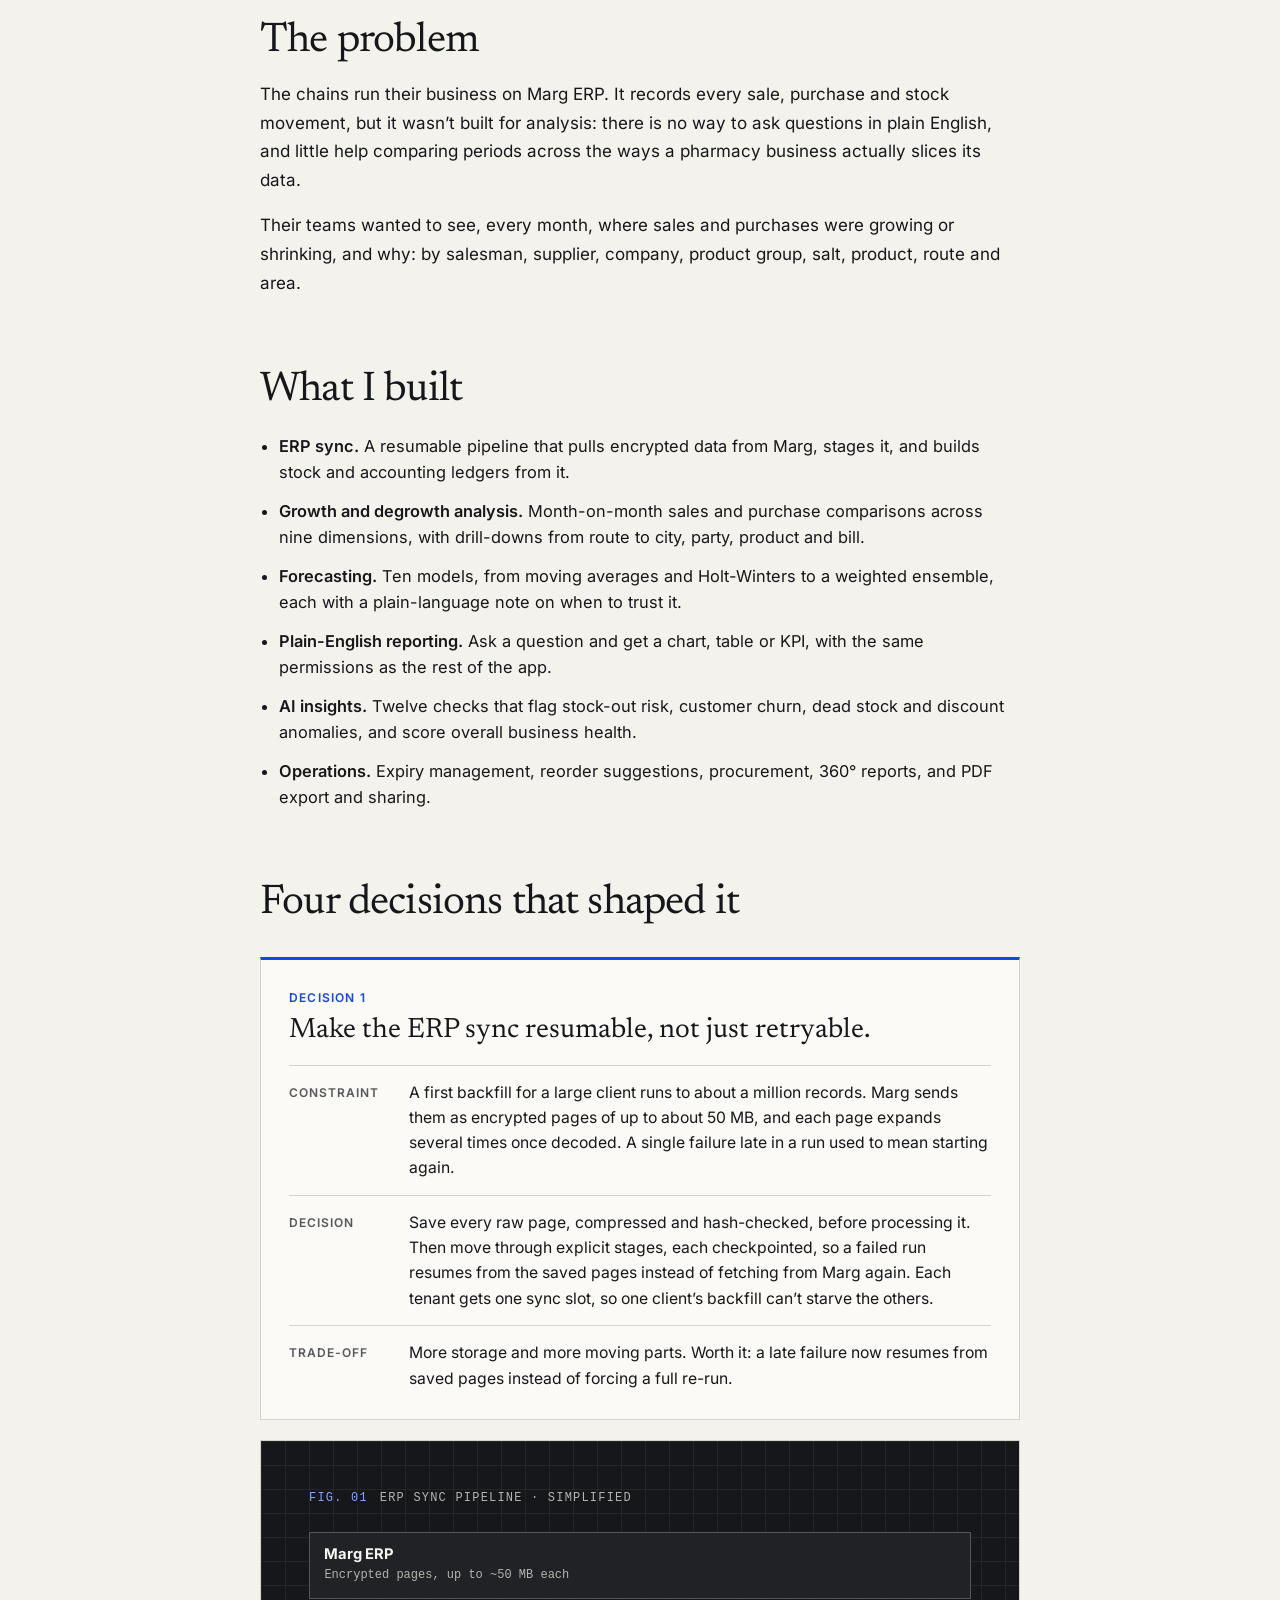
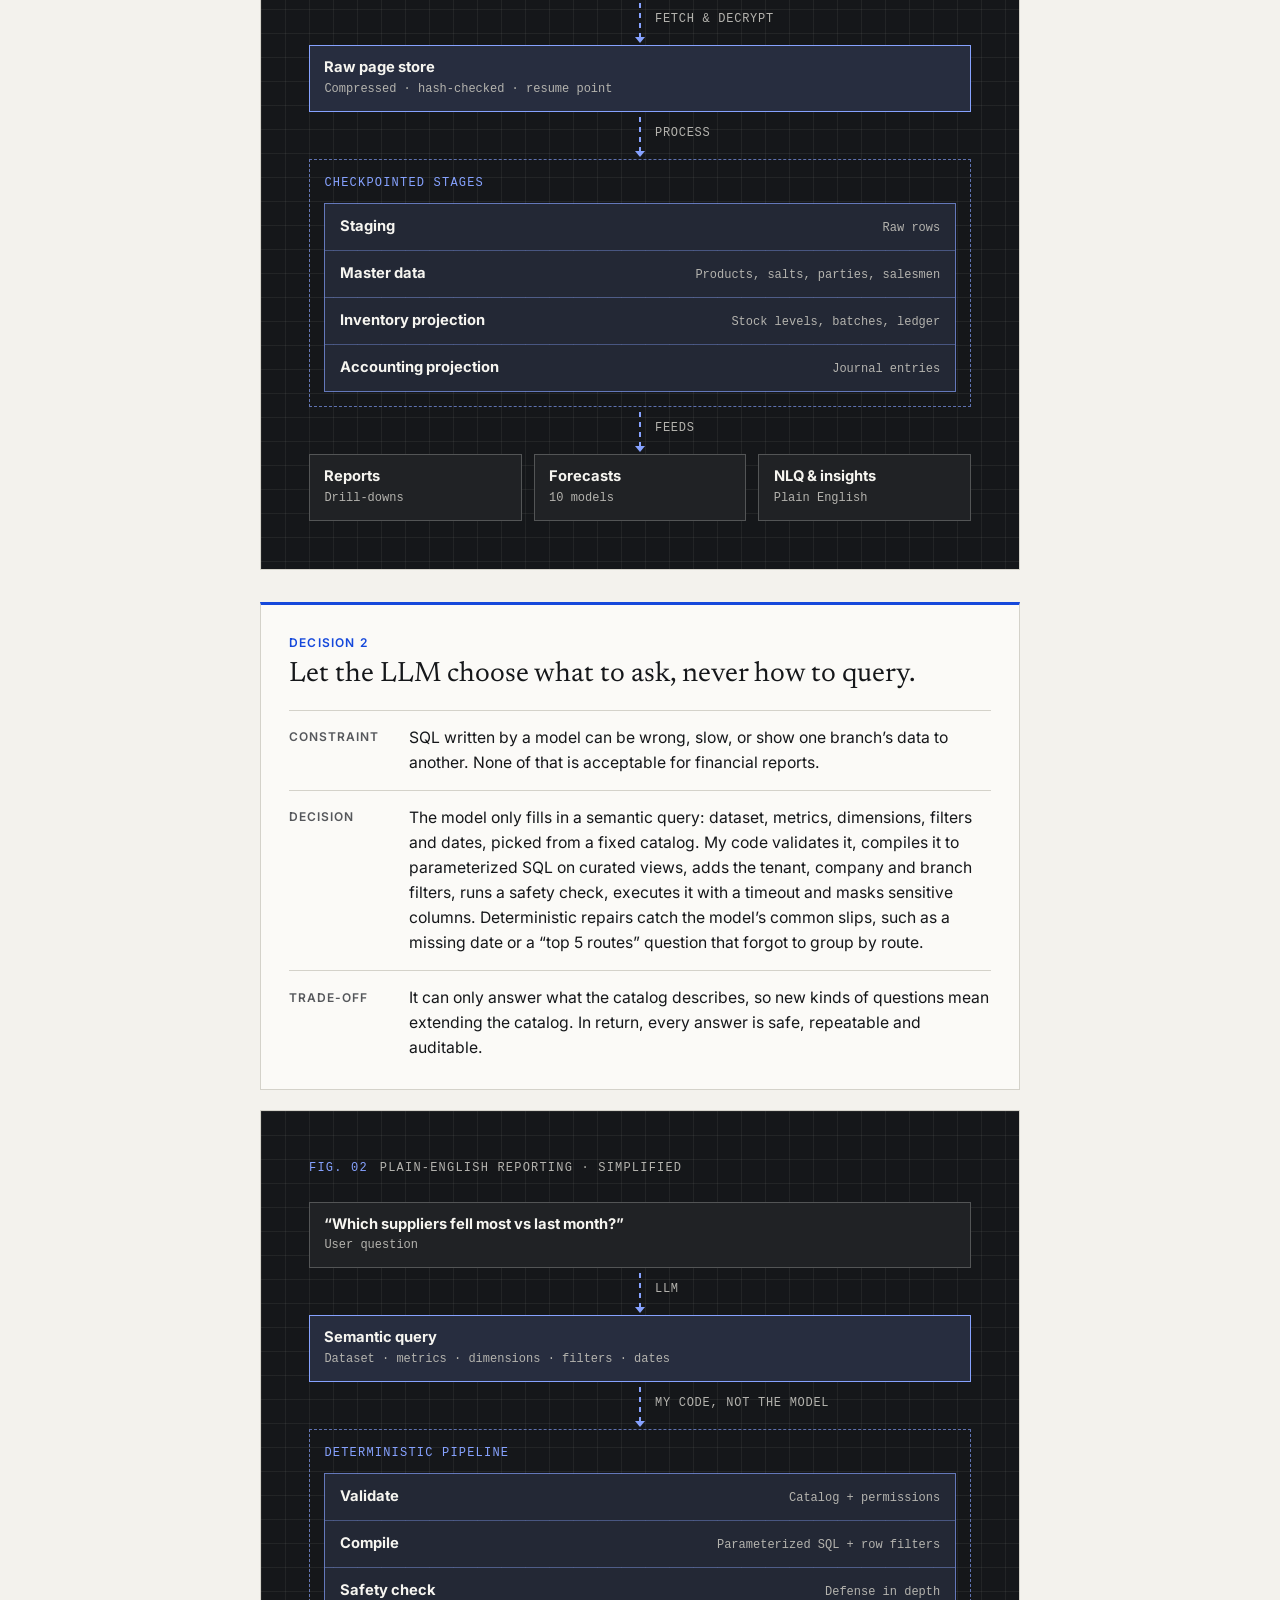
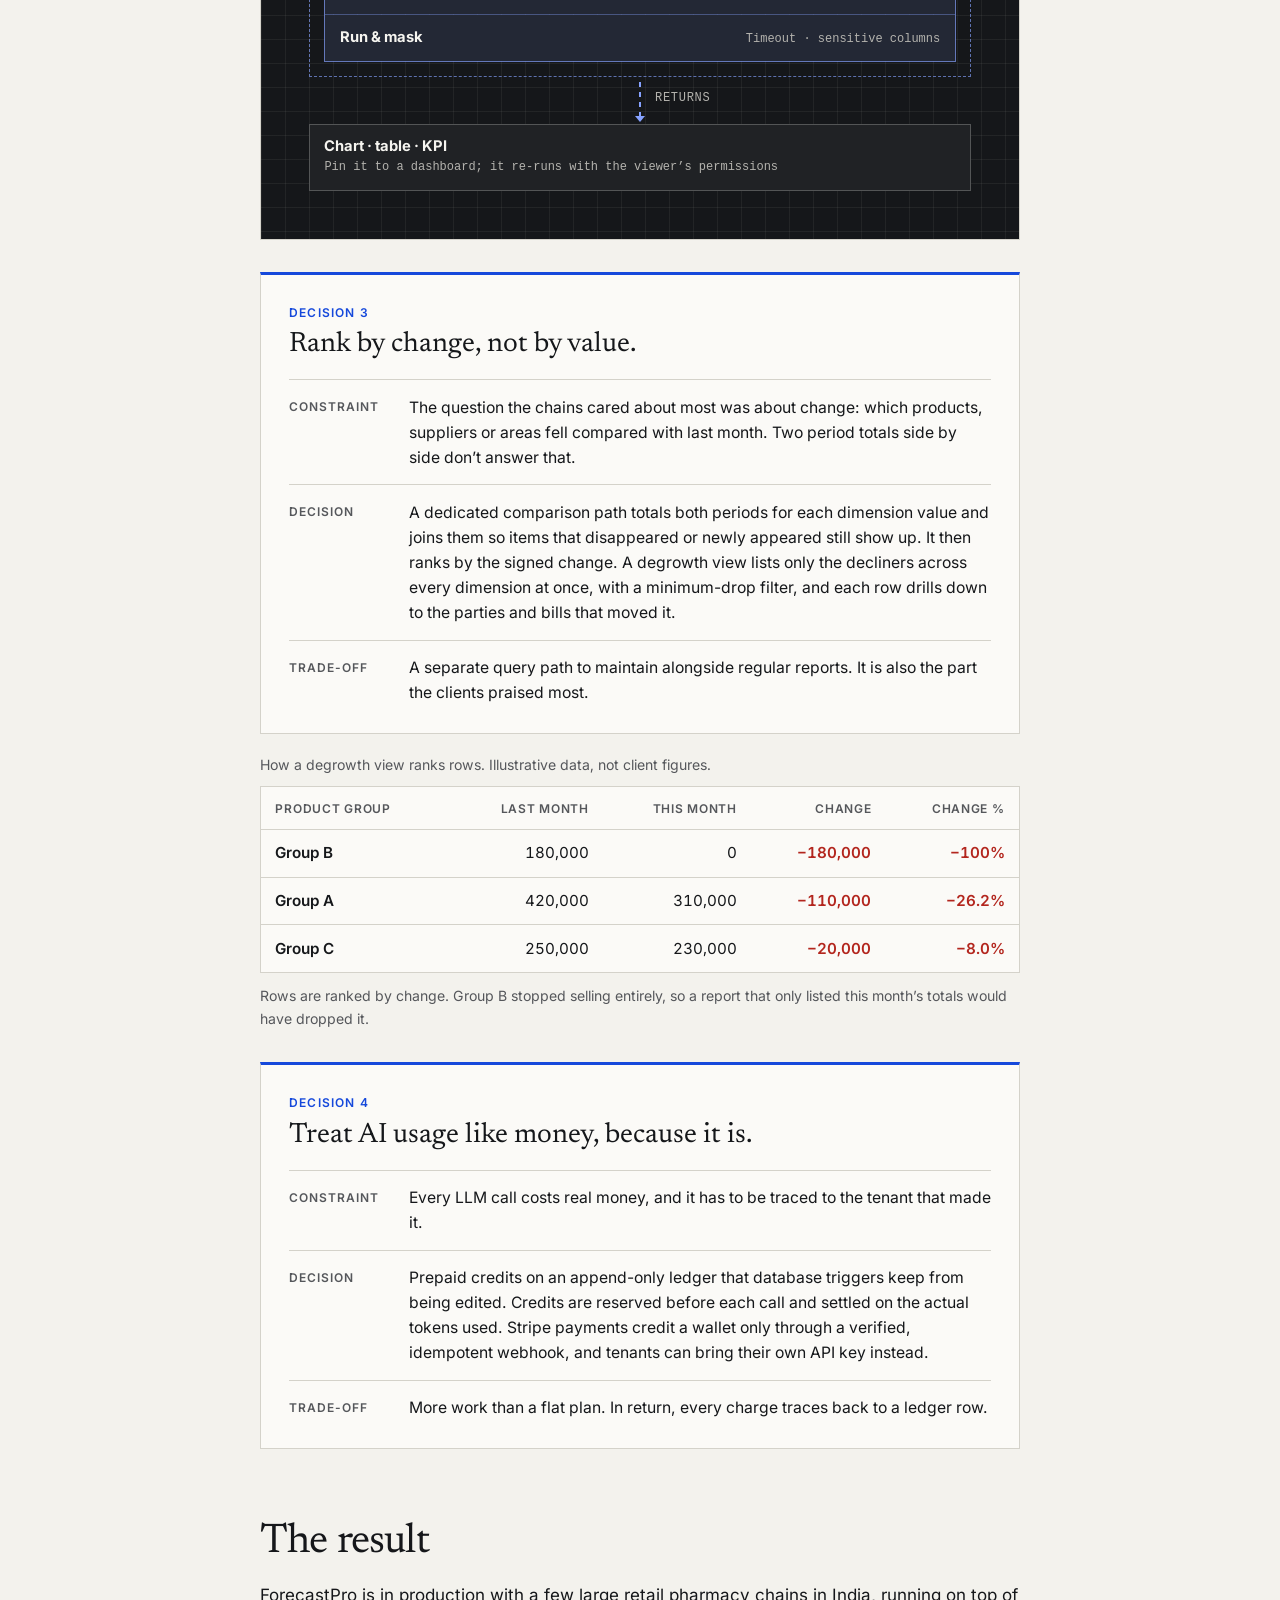
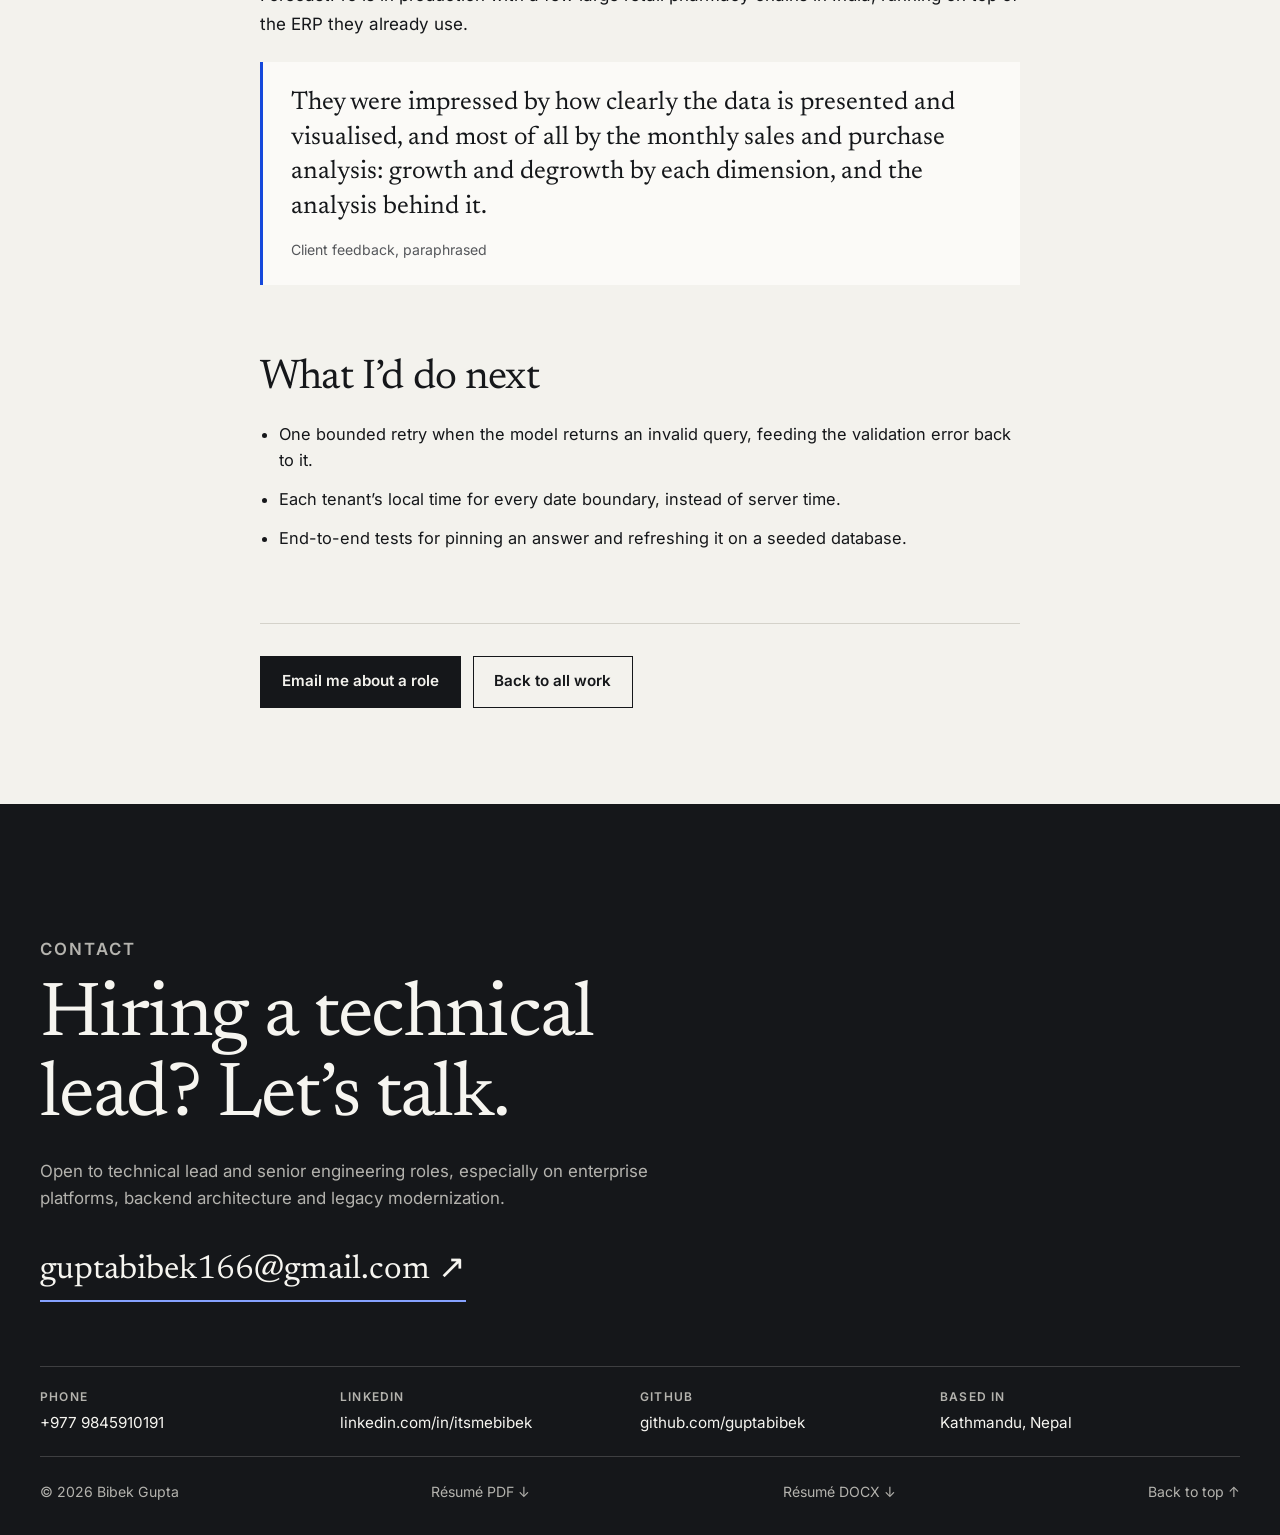
<file: work/forecastpro/index.html>
<!doctype html>
<html lang="en">
<head>
  <meta charset="utf-8">
  <meta name="viewport" content="width=device-width,initial-scale=1">
  <meta name="theme-color" content="#f3f2ed" media="(prefers-color-scheme: light)">
  <meta name="theme-color" content="#0f1114" media="(prefers-color-scheme: dark)">
  <title>ForecastPro case study — Bibek Gupta</title>
  <meta name="description" content="How Bibek Gupta designed and built ForecastPro, a multi-tenant forecasting and AI reporting SaaS in production with retail pharmacy chains in India.">
  <meta name="author" content="Bibek Gupta">
  <link rel="canonical" href="https://guptabibek.github.io/work/forecastpro/">
  <meta property="og:title" content="ForecastPro case study — Bibek Gupta">
  <meta property="og:description" content="Giving pharmacy chains the analysis their ERP couldn’t: a resumable ERP sync, growth and degrowth analysis, and plain-English reporting where the LLM never writes SQL.">
  <meta property="og:type" content="article">
  <meta property="og:url" content="https://guptabibek.github.io/work/forecastpro/">
  <meta property="og:image" content="https://guptabibek.github.io/assets/og-image.png">
  <meta property="og:image:width" content="1200">
  <meta property="og:image:height" content="630">
  <meta property="og:image:alt" content="Bibek Gupta — Technical Lead. I lead .NET teams that modernize regulated SaaS.">
  <meta name="twitter:card" content="summary_large_image">
  <link rel="icon" href="../../assets/icon.svg" type="image/svg+xml">
  <link rel="apple-touch-icon" href="../../assets/apple-icon.png">
  <link rel="preload" href="../../assets/fonts/inter-latin-wght-normal.woff2" as="font" type="font/woff2" crossorigin>
  <link rel="preload" href="../../assets/fonts/newsreader-latin-wght-normal.woff2" as="font" type="font/woff2" crossorigin>
  <link rel="stylesheet" href="../../styles.css">
  <script>document.documentElement.classList.add('js');try{var t=localStorage.getItem('theme');if(t==='dark'||t==='light')document.documentElement.dataset.theme=t}catch(e){}</script>
  <script src="../../script.js" defer></script>
</head>
<body>
  <a class="skip-link" href="#main">Skip to content</a>
  <header class="site-header">
    <a class="brand" href="../../" aria-label="Bibek Gupta, home"><span>BG</span><strong>Bibek Gupta</strong></a>
    <nav id="site-nav" aria-label="Primary">
      <a href="../../#work">Work</a><a href="../../#leadership">Leadership</a><a href="../../#experience">Experience</a><a href="../../#building">Building</a>
    </nav>
    <div class="header-actions">
      <button class="theme-toggle" type="button" aria-label="Dark mode" aria-pressed="false"><svg viewBox="0 0 24 24" fill="none" stroke="currentColor" stroke-width="2" aria-hidden="true"><circle cx="12" cy="12" r="9"/><path d="M12 3a9 9 0 0 1 0 18z" fill="currentColor"/></svg></button>
      <a class="nav-action" href="#contact">Let’s talk</a>
      <button class="menu-toggle" type="button" aria-expanded="false" aria-controls="site-nav">Menu</button>
    </div>
  </header>

  <main id="main">
    <article class="case">
      <header class="case-hero grid-bg" id="top">
        <a class="back" href="../../#work"><span aria-hidden="true">←</span> All work</a>
        <p class="eyebrow">Case study · ForecastPro</p>
        <h1>Giving pharmacy chains the analysis their ERP couldn’t.</h1>
        <p class="case-lede">ForecastPro sits on top of Marg ERP and turns its sales, purchase and stock data into reports, forecasts and plain-English answers. It is in production with a few large retail pharmacy chains in India. I designed and built it end to end.</p>
        <dl class="case-facts">
          <div><dt>Role</dt><dd>Product builder and sole engineer</dd></div>
          <div><dt>Clients</dt><dd>A few large retail pharmacy chains in India</dd></div>
          <div><dt>Status</dt><dd>In production</dd></div>
          <div><dt>Built with</dt><dd>PostgreSQL, Redis, job queues, LLM APIs, Stripe, Docker</dd></div>
        </dl>
      </header>

      <figure class="case-shot">
        <img src="../../assets/projects/forecastpro.webp" srcset="../../assets/projects/forecastpro-960.webp 960w, ../../assets/projects/forecastpro.webp 1600w" sizes="(max-width: 1240px) 92vw, 1100px" alt="ForecastPro forecast dashboard with total runs, success rate, total forecasts, the mix of forecasting models used and recent runs" width="1600" height="900" decoding="async">
        <figcaption>The forecast dashboard: runs, success rate, and the mix of models behind each forecast. Demo tenant data.</figcaption>
      </figure>

      <div class="case-body">
        <section aria-labelledby="problem-title">
          <h2 id="problem-title">The problem</h2>
          <p>The chains run their business on Marg ERP. It records every sale, purchase and stock movement, but it wasn’t built for analysis: there is no way to ask questions in plain English, and little help comparing periods across the ways a pharmacy business actually slices its data.</p>
          <p>Their teams wanted to see, every month, where sales and purchases were growing or shrinking, and why: by salesman, supplier, company, product group, salt, product, route and area.</p>
        </section>

        <section aria-labelledby="built-title">
          <h2 id="built-title">What I built</h2>
          <ul class="case-list">
            <li><b>ERP sync.</b> A resumable pipeline that pulls encrypted data from Marg, stages it, and builds stock and accounting ledgers from it.</li>
            <li><b>Growth and degrowth analysis.</b> Month-on-month sales and purchase comparisons across nine dimensions, with drill-downs from route to city, party, product and bill.</li>
            <li><b>Forecasting.</b> Ten models, from moving averages and Holt-Winters to a weighted ensemble, each with a plain-language note on when to trust it.</li>
            <li><b>Plain-English reporting.</b> Ask a question and get a chart, table or KPI, with the same permissions as the rest of the app.</li>
            <li><b>AI insights.</b> Twelve checks that flag stock-out risk, customer churn, dead stock and discount anomalies, and score overall business health.</li>
            <li><b>Operations.</b> Expiry management, reorder suggestions, procurement, 360° reports, and PDF export and sharing.</li>
          </ul>
        </section>

        <section aria-labelledby="decisions-title">
          <h2 id="decisions-title">Four decisions that shaped it</h2>

          <div class="decision">
            <p class="decision-index">Decision 1</p>
            <h3>Make the ERP sync resumable, not just retryable.</h3>
            <dl>
              <div><dt>Constraint</dt><dd>A first backfill for a large client runs to about a million records. Marg sends them as encrypted pages of up to about 50 MB, and each page expands several times once decoded. A single failure late in a run used to mean starting again.</dd></div>
              <div><dt>Decision</dt><dd>Save every raw page, compressed and hash-checked, before processing it. Then move through explicit stages, each checkpointed, so a failed run resumes from the saved pages instead of fetching from Marg again. Each tenant gets one sync slot, so one client’s backfill can’t starve the others.</dd></div>
              <div><dt>Trade-off</dt><dd>More storage and more moving parts. Worth it: a late failure now resumes from saved pages instead of forcing a full re-run.</dd></div>
            </dl>
          </div>
          <figure class="case-figure">
            <div class="project-diagram" role="img" aria-label="Diagram: Marg ERP sends encrypted pages. Each page is saved to a compressed, hash-checked raw page store, which is the resume point. The pipeline then runs checkpointed stages: staging, master data, inventory projection and accounting projection. The results feed reports and drill-downs, forecasts, and plain-English reporting and insights.">
              <div class="diagram" aria-hidden="true">
                <p class="diagram-caption"><span>Fig. 01</span>ERP sync pipeline · simplified</p>
                <div class="node"><b>Marg ERP</b><small>Encrypted pages, up to ~50 MB each</small></div>
                <div class="flow"><span>Fetch &amp; decrypt</span></div>
                <div class="node node-accent"><b>Raw page store</b><small>Compressed · hash-checked · resume point</small></div>
                <div class="flow"><span>Process</span></div>
                <div class="node-group">
                  <p>Checkpointed stages</p>
                  <div class="layers">
                    <div><b>Staging</b><small>Raw rows</small></div>
                    <div><b>Master data</b><small>Products, salts, parties, salesmen</small></div>
                    <div><b>Inventory projection</b><small>Stock levels, batches, ledger</small></div>
                    <div><b>Accounting projection</b><small>Journal entries</small></div>
                  </div>
                </div>
                <div class="flow"><span>Feeds</span></div>
                <div class="node-row node-row-3">
                  <div class="node"><b>Reports</b><small>Drill-downs</small></div>
                  <div class="node"><b>Forecasts</b><small>10 models</small></div>
                  <div class="node"><b>NLQ &amp; insights</b><small>Plain English</small></div>
                </div>
              </div>
            </div>
          </figure>

          <div class="decision">
            <p class="decision-index">Decision 2</p>
            <h3>Let the LLM choose what to ask, never how to query.</h3>
            <dl>
              <div><dt>Constraint</dt><dd>SQL written by a model can be wrong, slow, or show one branch’s data to another. None of that is acceptable for financial reports.</dd></div>
              <div><dt>Decision</dt><dd>The model only fills in a semantic query: dataset, metrics, dimensions, filters and dates, picked from a fixed catalog. My code validates it, compiles it to parameterized SQL on curated views, adds the tenant, company and branch filters, runs a safety check, executes it with a timeout and masks sensitive columns. Deterministic repairs catch the model’s common slips, such as a missing date or a “top 5 routes” question that forgot to group by route.</dd></div>
              <div><dt>Trade-off</dt><dd>It can only answer what the catalog describes, so new kinds of questions mean extending the catalog. In return, every answer is safe, repeatable and auditable.</dd></div>
            </dl>
          </div>
          <figure class="case-figure">
            <div class="project-diagram" role="img" aria-label="Diagram: a question goes to the LLM, which returns a semantic query. The query is validated against the catalog and the user's permissions, compiled to parameterized SQL with row filters, safety-checked, then run and masked. The result comes back as a chart, table or KPI.">
              <div class="diagram" aria-hidden="true">
                <p class="diagram-caption"><span>Fig. 02</span>Plain-English reporting · simplified</p>
                <div class="node"><b>“Which suppliers fell most vs last month?”</b><small>User question</small></div>
                <div class="flow"><span>LLM</span></div>
                <div class="node node-accent"><b>Semantic query</b><small>Dataset · metrics · dimensions · filters · dates</small></div>
                <div class="flow"><span>My code, not the model</span></div>
                <div class="node-group">
                  <p>Deterministic pipeline</p>
                  <div class="layers">
                    <div><b>Validate</b><small>Catalog + permissions</small></div>
                    <div><b>Compile</b><small>Parameterized SQL + row filters</small></div>
                    <div><b>Safety check</b><small>Defense in depth</small></div>
                    <div><b>Run &amp; mask</b><small>Timeout · sensitive columns</small></div>
                  </div>
                </div>
                <div class="flow"><span>Returns</span></div>
                <div class="node"><b>Chart · table · KPI</b><small>Pin it to a dashboard; it re-runs with the viewer’s permissions</small></div>
              </div>
            </div>
          </figure>

          <div class="decision">
            <p class="decision-index">Decision 3</p>
            <h3>Rank by change, not by value.</h3>
            <dl>
              <div><dt>Constraint</dt><dd>The question the chains cared about most was about change: which products, suppliers or areas fell compared with last month. Two period totals side by side don’t answer that.</dd></div>
              <div><dt>Decision</dt><dd>A dedicated comparison path totals both periods for each dimension value and joins them so items that disappeared or newly appeared still show up. It then ranks by the signed change. A degrowth view lists only the decliners across every dimension at once, with a minimum-drop filter, and each row drills down to the parties and bills that moved it.</dd></div>
              <div><dt>Trade-off</dt><dd>A separate query path to maintain alongside regular reports. It is also the part the clients praised most.</dd></div>
            </dl>
          </div>
          <figure class="case-figure">
            <table class="change-table">
              <caption>How a degrowth view ranks rows. Illustrative data, not client figures.</caption>
              <thead><tr><th scope="col">Product group</th><th scope="col">Last month</th><th scope="col">This month</th><th scope="col">Change</th><th scope="col">Change %</th></tr></thead>
              <tbody>
                <tr><th scope="row">Group B</th><td>180,000</td><td>0</td><td class="down">−180,000</td><td class="down">−100%</td></tr>
                <tr><th scope="row">Group A</th><td>420,000</td><td>310,000</td><td class="down">−110,000</td><td class="down">−26.2%</td></tr>
                <tr><th scope="row">Group C</th><td>250,000</td><td>230,000</td><td class="down">−20,000</td><td class="down">−8.0%</td></tr>
              </tbody>
            </table>
            <figcaption>Rows are ranked by change. Group B stopped selling entirely, so a report that only listed this month’s totals would have dropped it.</figcaption>
          </figure>

          <div class="decision">
            <p class="decision-index">Decision 4</p>
            <h3>Treat AI usage like money, because it is.</h3>
            <dl>
              <div><dt>Constraint</dt><dd>Every LLM call costs real money, and it has to be traced to the tenant that made it.</dd></div>
              <div><dt>Decision</dt><dd>Prepaid credits on an append-only ledger that database triggers keep from being edited. Credits are reserved before each call and settled on the actual tokens used. Stripe payments credit a wallet only through a verified, idempotent webhook, and tenants can bring their own API key instead.</dd></div>
              <div><dt>Trade-off</dt><dd>More work than a flat plan. In return, every charge traces back to a ledger row.</dd></div>
            </dl>
          </div>
        </section>

        <section aria-labelledby="result-title">
          <h2 id="result-title">The result</h2>
          <p>ForecastPro is in production with a few large retail pharmacy chains in India, running on top of the ERP they already use.</p>
          <blockquote class="case-quote">
            <p>They were impressed by how clearly the data is presented and visualised, and most of all by the monthly sales and purchase analysis: growth and degrowth by each dimension, and the analysis behind it.</p>
            <p class="quote-source">Client feedback, paraphrased</p>
          </blockquote>
        </section>

        <section aria-labelledby="next-title">
          <h2 id="next-title">What I’d do next</h2>
          <ul class="case-list">
            <li>One bounded retry when the model returns an invalid query, feeding the validation error back to it.</li>
            <li>Each tenant’s local time for every date boundary, instead of server time.</li>
            <li>End-to-end tests for pinning an answer and refreshing it on a seeded database.</li>
          </ul>
        </section>

        <nav class="case-next" aria-label="More">
          <a class="button button-primary" href="mailto:guptabibek166@gmail.com">Email me about a role</a>
          <a class="button button-quiet" href="../../#work">Back to all work</a>
        </nav>
      </div>
    </article>
  </main>

  <footer id="contact">
    <div class="footer-lead">
      <p class="eyebrow">Contact</p>
      <h2>Hiring a technical lead? Let’s talk.</h2>
      <p>Open to technical lead and senior engineering roles, especially on enterprise platforms, backend architecture and legacy modernization.</p>
      <a class="footer-email" href="mailto:guptabibek166@gmail.com">guptabibek166@gmail.com <span aria-hidden="true">↗</span></a>
    </div>
    <address>
      <a href="tel:+9779845910191"><span>Phone</span>+977 9845910191</a>
      <a href="https://linkedin.com/in/itsmebibek" target="_blank" rel="noreferrer"><span>LinkedIn</span>linkedin.com/in/itsmebibek</a>
      <a href="https://github.com/guptabibek" target="_blank" rel="noreferrer"><span>GitHub</span>github.com/guptabibek</a>
      <p><span>Based in</span>Kathmandu, Nepal</p>
    </address>
    <div class="footer-bottom"><p>© <span id="year">2026</span> Bibek Gupta</p><a href="../../assets/Bibek-Gupta-Resume.pdf" download>Résumé PDF ↓</a><a href="../../assets/Bibek-Gupta-Resume.docx" download>Résumé DOCX ↓</a><a href="#top">Back to top ↑</a></div>
  </footer>
</body>
</html>
</file>
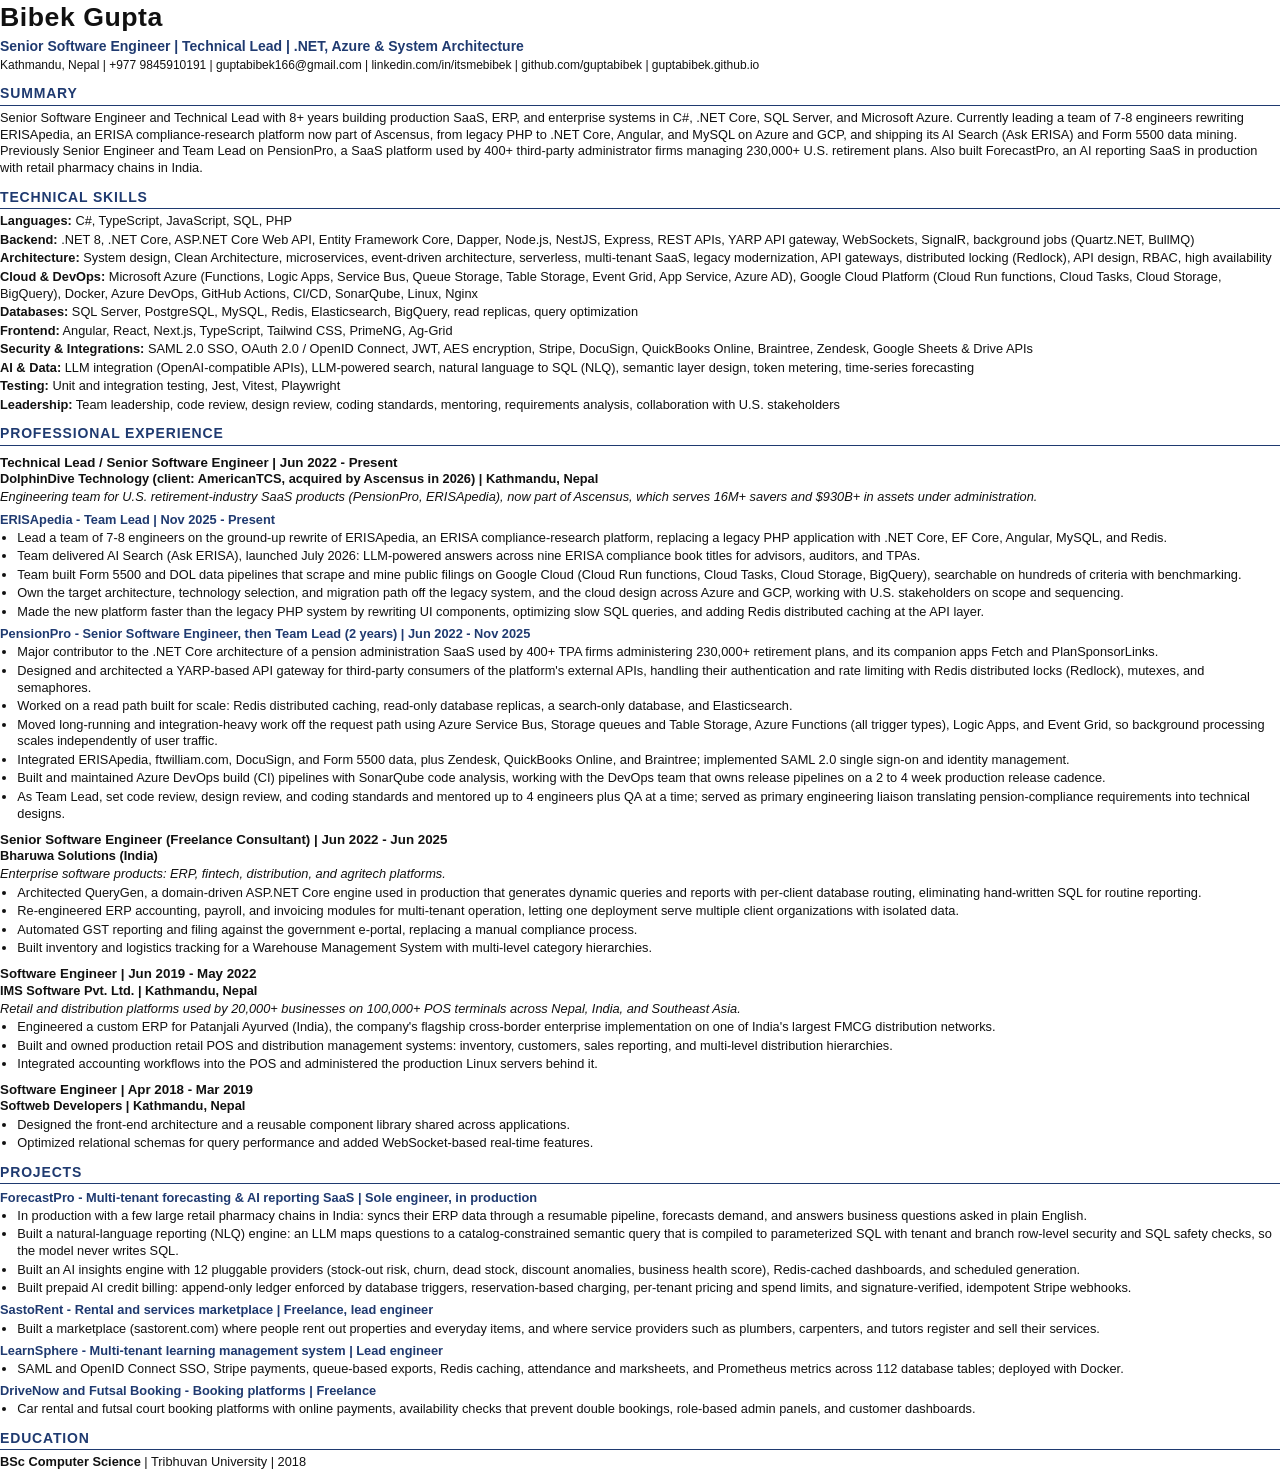
<file: resume/resume.html>
<!doctype html><html lang='en'><head><meta charset='utf-8'><title>Bibek Gupta - Resume</title><style>
    @page { size: A4; margin: 13mm 15mm; }
    body { margin: 0; font-family: 'Liberation Sans', Arial, Helvetica, sans-serif; font-size: 9.6pt; line-height: 1.32; color: #111; }
    h1 { margin: 0; font-size: 20pt; letter-spacing: .02em; }
    .headline { margin: 1pt 0 0; font-size: 10.5pt; font-weight: bold; color: #1f3a70; }
    .contact { margin: 2pt 0 0; font-size: 9pt; }
    h2 { margin: 8pt 0 3pt; padding-bottom: 1.5pt; border-bottom: 1px solid #1f3a70; color: #1f3a70; font-size: 10.5pt; text-transform: uppercase; letter-spacing: .06em; }
    h3 { margin: 6pt 0 0; font-size: 10pt; }
    h4 { margin: 4pt 0 1pt; font-size: 9.6pt; color: #1f3a70; }
    p { margin: 0; }
    .nw { white-space: nowrap; }
    .org { font-weight: bold; }
    .intro { font-style: italic; margin-top: 1pt; }
    ul { margin: 1pt 0 0; padding-left: 13pt; }
    li { margin: 0 0 1.2pt; }
    ul.skills { list-style: none; padding-left: 0; }
    h2, h3, h4 { break-after: avoid; }
    li { break-inside: avoid; }
    </style></head><body><header><h1>Bibek Gupta</h1><p class='headline'>Senior Software Engineer | Technical Lead | .NET, Azure &amp; System Architecture</p><p class='contact'>Kathmandu, Nepal | +977 9845910191 | guptabibek166@gmail.com | linkedin.com/in/itsmebibek | github.com/guptabibek | guptabibek.github.io</p></header><h2>Summary</h2><p>Senior Software Engineer and Technical Lead with 8+ years building production SaaS, ERP, and enterprise systems in C#, .NET Core, SQL Server, and Microsoft Azure. Currently leading a team of <span class='nw'>7-8</span> engineers rewriting ERISApedia, an ERISA <span class='nw'>compliance-research</span> platform now part of Ascensus, from legacy PHP to .NET Core, Angular, and MySQL on Azure and GCP, and shipping its AI Search (Ask ERISA) and Form 5500 data mining. Previously Senior Engineer and Team Lead on PensionPro, a SaaS platform used by 400+ <span class='nw'>third-party</span> administrator firms managing 230,000+ U.S. retirement plans. Also built ForecastPro, an AI reporting SaaS in production with retail pharmacy chains in India.</p><h2>Technical Skills</h2><ul class='skills'><li><b>Languages:</b> C#, TypeScript, JavaScript, SQL, PHP</li><li><b>Backend:</b> .NET 8, .NET Core, ASP.NET Core Web API, Entity Framework Core, Dapper, Node.js, NestJS, Express, REST APIs, YARP API gateway, WebSockets, SignalR, background jobs (Quartz.NET, BullMQ)</li><li><b>Architecture:</b> System design, Clean Architecture, microservices, <span class='nw'>event-driven</span> architecture, serverless, <span class='nw'>multi-tenant</span> SaaS, legacy modernization, API gateways, distributed locking (Redlock), API design, RBAC, high availability</li><li><b>Cloud &amp; DevOps:</b> Microsoft Azure (Functions, Logic Apps, Service Bus, Queue Storage, Table Storage, Event Grid, App Service, Azure AD), Google Cloud Platform (Cloud Run functions, Cloud Tasks, Cloud Storage, BigQuery), Docker, Azure DevOps, GitHub Actions, CI/CD, SonarQube, Linux, Nginx</li><li><b>Databases:</b> SQL Server, PostgreSQL, MySQL, Redis, Elasticsearch, BigQuery, read replicas, query optimization</li><li><b>Frontend:</b> Angular, React, Next.js, TypeScript, Tailwind CSS, PrimeNG, <span class='nw'>Ag-Grid</span></li><li><b>Security &amp; Integrations:</b> SAML 2.0 SSO, OAuth 2.0 / OpenID Connect, JWT, AES encryption, Stripe, DocuSign, QuickBooks Online, Braintree, Zendesk, Google Sheets &amp; Drive APIs</li><li><b>AI &amp; Data:</b> LLM integration <span class='nw'>(OpenAI-compatible</span> APIs), <span class='nw'>LLM-powered</span> search, natural language to SQL (NLQ), semantic layer design, token metering, <span class='nw'>time-series</span> forecasting</li><li><b>Testing:</b> Unit and integration testing, Jest, Vitest, Playwright</li><li><b>Leadership:</b> Team leadership, code review, design review, coding standards, mentoring, requirements analysis, collaboration with U.S. stakeholders</li></ul><h2>Professional Experience</h2><h3>Technical Lead / Senior Software Engineer | Jun 2022 - Present</h3><p class='org'>DolphinDive Technology (client: AmericanTCS, acquired by Ascensus in 2026) | Kathmandu, Nepal</p><p class='intro'>Engineering team for U.S. <span class='nw'>retirement-industry</span> SaaS products (PensionPro, ERISApedia), now part of Ascensus, which serves 16M+ savers and $930B+ in assets under administration.</p><h4>ERISApedia - Team Lead | Nov 2025 - Present</h4><ul><li>Lead a team of <span class='nw'>7-8</span> engineers on the <span class='nw'>ground-up</span> rewrite of ERISApedia, an ERISA <span class='nw'>compliance-research</span> platform, replacing a legacy PHP application with .NET Core, EF Core, Angular, MySQL, and Redis.</li><li>Team delivered AI Search (Ask ERISA), launched July 2026: <span class='nw'>LLM-powered</span> answers across nine ERISA compliance book titles for advisors, auditors, and TPAs.</li><li>Team built Form 5500 and DOL data pipelines that scrape and mine public filings on Google Cloud (Cloud Run functions, Cloud Tasks, Cloud Storage, BigQuery), searchable on hundreds of criteria with benchmarking.</li><li>Own the target architecture, technology selection, and migration path off the legacy system, and the cloud design across Azure and GCP, working with U.S. stakeholders on scope and sequencing.</li><li>Made the new platform faster than the legacy PHP system by rewriting UI components, optimizing slow SQL queries, and adding Redis distributed caching at the API layer.</li></ul><h4>PensionPro - Senior Software Engineer, then Team Lead (2 years) | Jun 2022 - Nov 2025</h4><ul><li>Major contributor to the .NET Core architecture of a pension administration SaaS used by 400+ TPA firms administering 230,000+ retirement plans, and its companion apps Fetch and PlanSponsorLinks.</li><li>Designed and architected a <span class='nw'>YARP-based</span> API gateway for <span class='nw'>third-party</span> consumers of the platform&#x27;s external APIs, handling their authentication and rate limiting with Redis distributed locks (Redlock), mutexes, and semaphores.</li><li>Worked on a read path built for scale: Redis distributed caching, <span class='nw'>read-only</span> database replicas, a <span class='nw'>search-only</span> database, and Elasticsearch.</li><li>Moved <span class='nw'>long-running</span> and <span class='nw'>integration-heavy</span> work off the request path using Azure Service Bus, Storage queues and Table Storage, Azure Functions (all trigger types), Logic Apps, and Event Grid, so background processing scales independently of user traffic.</li><li>Integrated ERISApedia, ftwilliam.com, DocuSign, and Form 5500 data, plus Zendesk, QuickBooks Online, and Braintree; implemented SAML 2.0 single <span class='nw'>sign-on</span> and identity management.</li><li>Built and maintained Azure DevOps build (CI) pipelines with SonarQube code analysis, working with the DevOps team that owns release pipelines on a 2 to 4 week production release cadence.</li><li>As Team Lead, set code review, design review, and coding standards and mentored up to 4 engineers plus QA at a time; served as primary engineering liaison translating <span class='nw'>pension-compliance</span> requirements into technical designs.</li></ul><h3>Senior Software Engineer (Freelance Consultant) | Jun 2022 - Jun 2025</h3><p class='org'>Bharuwa Solutions (India)</p><p class='intro'>Enterprise software products: ERP, fintech, distribution, and agritech platforms.</p><ul><li>Architected QueryGen, a <span class='nw'>domain-driven</span> ASP.NET Core engine used in production that generates dynamic queries and reports with <span class='nw'>per-client</span> database routing, eliminating <span class='nw'>hand-written</span> SQL for routine reporting.</li><li><span class='nw'>Re-engineered</span> ERP accounting, payroll, and invoicing modules for <span class='nw'>multi-tenant</span> operation, letting one deployment serve multiple client organizations with isolated data.</li><li>Automated GST reporting and filing against the government <span class='nw'>e-portal,</span> replacing a manual compliance process.</li><li>Built inventory and logistics tracking for a Warehouse Management System with <span class='nw'>multi-level</span> category hierarchies.</li></ul><h3>Software Engineer | Jun 2019 - May 2022</h3><p class='org'>IMS Software Pvt. Ltd. | Kathmandu, Nepal</p><p class='intro'>Retail and distribution platforms used by 20,000+ businesses on 100,000+ POS terminals across Nepal, India, and Southeast Asia.</p><ul><li>Engineered a custom ERP for Patanjali Ayurved (India), the company&#x27;s flagship <span class='nw'>cross-border</span> enterprise implementation on one of India&#x27;s largest FMCG distribution networks.</li><li>Built and owned production retail POS and distribution management systems: inventory, customers, sales reporting, and <span class='nw'>multi-level</span> distribution hierarchies.</li><li>Integrated accounting workflows into the POS and administered the production Linux servers behind it.</li></ul><h3>Software Engineer | Apr 2018 - Mar 2019</h3><p class='org'>Softweb Developers | Kathmandu, Nepal</p><ul><li>Designed the <span class='nw'>front-end</span> architecture and a reusable component library shared across applications.</li><li>Optimized relational schemas for query performance and added <span class='nw'>WebSocket-based</span> <span class='nw'>real-time</span> features.</li></ul><h2>Projects</h2><h4>ForecastPro - <span class='nw'>Multi-tenant</span> forecasting &amp; AI reporting SaaS | Sole engineer, in production</h4><ul><li>In production with a few large retail pharmacy chains in India: syncs their ERP data through a resumable pipeline, forecasts demand, and answers business questions asked in plain English.</li><li>Built a <span class='nw'>natural-language</span> reporting (NLQ) engine: an LLM maps questions to a <span class='nw'>catalog-constrained</span> semantic query that is compiled to parameterized SQL with tenant and branch <span class='nw'>row-level</span> security and SQL safety checks, so the model never writes SQL.</li><li>Built an AI insights engine with 12 pluggable providers <span class='nw'>(stock-out</span> risk, churn, dead stock, discount anomalies, business health score), <span class='nw'>Redis-cached</span> dashboards, and scheduled generation.</li><li>Built prepaid AI credit billing: <span class='nw'>append-only</span> ledger enforced by database triggers, <span class='nw'>reservation-based</span> charging, <span class='nw'>per-tenant</span> pricing and spend limits, and <span class='nw'>signature-verified,</span> idempotent Stripe webhooks.</li></ul><h4>SastoRent - Rental and services marketplace | Freelance, lead engineer</h4><ul><li>Built a marketplace (sastorent.com) where people rent out properties and everyday items, and where service providers such as plumbers, carpenters, and tutors register and sell their services.</li></ul><h4>LearnSphere - <span class='nw'>Multi-tenant</span> learning management system | Lead engineer</h4><ul><li>SAML and OpenID Connect SSO, Stripe payments, <span class='nw'>queue-based</span> exports, Redis caching, attendance and marksheets, and Prometheus metrics across 112 database tables; deployed with Docker.</li></ul><h4>DriveNow and Futsal Booking - Booking platforms | Freelance</h4><ul><li>Car rental and futsal court booking platforms with online payments, availability checks that prevent double bookings, <span class='nw'>role-based</span> admin panels, and customer dashboards.</li></ul><h2>Education</h2><p><b>BSc Computer Science</b> | Tribhuvan University | 2018</p></body></html>
</file>
<file: styles.css>
@charset "UTF-8";

/* Self-hosted variable fonts (SIL OFL, see assets/fonts). Latin subset only. */
@font-face {
  font-family: "Inter Variable";
  font-style: normal;
  font-display: swap;
  font-weight: 100 900;
  src: url("./assets/fonts/inter-latin-wght-normal.woff2") format("woff2");
  unicode-range: U+0000-00FF, U+0131, U+0152-0153, U+02BB-02BC, U+02C6, U+02DA, U+02DC, U+0304, U+0308, U+0329, U+2000-206F, U+20AC, U+2122, U+2191, U+2193, U+2212, U+2215, U+FEFF, U+FFFD;
}

@font-face {
  font-family: "Newsreader Variable";
  font-style: normal;
  font-display: swap;
  font-weight: 200 800;
  src: url("./assets/fonts/newsreader-latin-wght-normal.woff2") format("woff2");
  unicode-range: U+0000-00FF, U+0131, U+0152-0153, U+02BB-02BC, U+02C6, U+02DA, U+02DC, U+0304, U+0308, U+0329, U+2000-206F, U+20AC, U+2122, U+2191, U+2193, U+2212, U+2215, U+FEFF, U+FFFD;
}

:root {
  --canvas: #f3f2ed;
  --paper: #fbfaf7;
  --ink: #15171a;
  --muted: #55575b;
  --line: #d4d2ca;
  --accent: #1548db;
  --accent-ink: #ffffff;
  --deep: #15171a;
  --on-deep: #f6f5f0;
  --on-deep-muted: #b4b3ae;
  --on-deep-line: rgba(246, 245, 240, .18);
  --signal: #86a2ff;
  --live: #1f9d55;
  --down: #b3261e;
  --serif: "Newsreader Variable", Georgia, "Times New Roman", serif;
  --sans: "Inter Variable", ui-sans-serif, system-ui, -apple-system, BlinkMacSystemFont, "Segoe UI", sans-serif;
  --mono: ui-monospace, SFMono-Regular, Menlo, Consolas, monospace;
  --max: 1200px;
  --gutter: max(1.25rem, calc((100vw - var(--max)) / 2));
  color-scheme: light;
}

@media (prefers-color-scheme: dark) {
  :root:not([data-theme="light"]) {
    --canvas: #0f1114;
    --paper: #171a1e;
    --ink: #eceae4;
    --muted: #a9a8a3;
    --line: #2d3137;
    --accent: #86a2ff;
    --accent-ink: #0f1114;
    --deep: #08090b;
    --down: #ff8a80;
    color-scheme: dark;
  }
}

:root[data-theme="dark"] {
  --down: #ff8a80;
  --canvas: #0f1114;
  --paper: #171a1e;
  --ink: #eceae4;
  --muted: #a9a8a3;
  --line: #2d3137;
  --accent: #86a2ff;
  --accent-ink: #0f1114;
  --deep: #08090b;
  color-scheme: dark;
}

* { box-sizing: border-box; }
html { scroll-behavior: smooth; scroll-padding-top: 80px; background: var(--canvas); -webkit-text-size-adjust: 100%; }
body { margin: 0; background: var(--canvas); color: var(--ink); font-family: var(--sans); font-size: 1rem; line-height: 1.6; transition: background .3s ease, color .3s ease; }
a { color: inherit; text-decoration: none; }
img { display: block; max-width: 100%; height: auto; }
h1, h2, h3, h4, p, dl, dd { margin: 0; }
h1, h2 { font-family: var(--serif); font-weight: 400; letter-spacing: -.02em; line-height: 1.04; text-wrap: balance; }
h3 { text-wrap: balance; }
button, a { -webkit-tap-highlight-color: transparent; }
:focus-visible { outline: 3px solid var(--accent); outline-offset: 3px; }
.skip-link { position: fixed; left: 1rem; top: -5rem; z-index: 99; padding: .75rem 1rem; background: var(--ink); color: var(--canvas); }
.skip-link:focus { top: 1rem; }
.eyebrow { color: var(--accent); font-size: .78rem; font-weight: 600; letter-spacing: .12em; text-transform: uppercase; }

/* Header */
.site-header { position: sticky; top: 0; z-index: 30; display: flex; align-items: center; gap: 2rem; min-height: 64px; padding: 0 var(--gutter); border-bottom: 1px solid var(--line); background: color-mix(in srgb, var(--canvas) 90%, transparent); backdrop-filter: saturate(1.4) blur(14px); }
.brand { display: flex; align-items: center; gap: .7rem; margin-right: auto; font-size: .95rem; font-weight: 600; }
.brand span { display: grid; width: 32px; height: 32px; place-items: center; background: var(--ink); color: var(--canvas); font-size: .78rem; font-weight: 700; letter-spacing: .02em; transition: background .2s ease; }
.brand:hover span { background: var(--accent); color: var(--accent-ink); }
#site-nav { display: flex; gap: 1.75rem; font-size: .92rem; font-weight: 500; }
#site-nav a { padding: .25rem 0; border-bottom: 1px solid transparent; color: var(--muted); transition: color .2s ease, border-color .2s ease; }
#site-nav a:hover { border-color: var(--accent); color: var(--ink); }
.header-actions { display: flex; align-items: center; gap: .6rem; }
.nav-action, .menu-toggle { display: inline-flex; align-items: center; min-height: 38px; padding: 0 .9rem; border: 1px solid var(--ink); background: transparent; color: var(--ink); font: inherit; font-size: .88rem; font-weight: 600; cursor: pointer; transition: background .2s ease, color .2s ease; }
.nav-action:hover, .menu-toggle:hover { background: var(--ink); color: var(--canvas); }
.menu-toggle { display: none; }
.theme-toggle { display: grid; width: 38px; height: 38px; padding: 0; place-items: center; border: 1px solid var(--line); background: transparent; color: var(--ink); cursor: pointer; transition: border-color .2s ease; }
.theme-toggle:hover { border-color: var(--ink); }
.theme-toggle svg { width: 18px; height: 18px; transition: transform .5s cubic-bezier(.2,.8,.2,1); }
.theme-toggle[aria-pressed="true"] svg { transform: rotate(180deg); }

/* Hero */
.grid-bg { background-image: linear-gradient(to right, color-mix(in srgb, var(--ink) 6%, transparent) 1px, transparent 1px), linear-gradient(to bottom, color-mix(in srgb, var(--ink) 6%, transparent) 1px, transparent 1px); background-size: 4rem 4rem; }
.hero { display: grid; grid-template-columns: minmax(0, 1fr) 300px; gap: 4rem; align-items: end; padding: clamp(4rem, 9vw, 7.5rem) var(--gutter) clamp(3rem, 6vw, 5rem); border-bottom: 1px solid var(--line); }
.hero h1 { max-width: 17ch; margin-top: 1.25rem; font-size: clamp(2.75rem, 6.4vw, 5.6rem); }
.hero-lede { max-width: 58ch; margin-top: 1.75rem; color: var(--muted); font-size: clamp(1.05rem, 1.5vw, 1.2rem); }
.actions { display: flex; flex-wrap: wrap; gap: .75rem; margin-top: 2.25rem; }
.button { display: inline-flex; align-items: center; justify-content: center; gap: .5rem; min-height: 48px; padding: .8rem 1.3rem; border: 1px solid var(--ink); font-size: .95rem; font-weight: 600; transition: background .2s ease, color .2s ease, border-color .2s ease; }
.button-primary { background: var(--ink); color: var(--canvas); }
.button-primary:hover { border-color: var(--accent); background: var(--accent); color: var(--accent-ink); }
.button-quiet:hover { background: var(--ink); color: var(--canvas); }
.now { padding: 1.25rem 1.35rem; border: 1px solid var(--line); border-top: 3px solid var(--accent); background: var(--paper); font-size: .93rem; }
.now-label { display: flex; align-items: center; gap: .5rem; color: var(--accent); font-size: .75rem; font-weight: 600; letter-spacing: .12em; text-transform: uppercase; }
.live-dot { position: relative; width: 8px; height: 8px; border-radius: 50%; background: var(--live); }
.live-dot::after { content: ""; position: absolute; inset: 0; border-radius: 50%; background: inherit; animation: pulse 2s ease-out infinite; }
.now-role { margin-top: .6rem; font-size: 1.05rem; font-weight: 600; }
.now-org { margin-top: .3rem; color: var(--muted); }
.now-time { margin-top: 1rem; padding-top: .9rem; border-top: 1px solid var(--line); color: var(--muted); font-variant-numeric: tabular-nums; }

/* Proof strip */
.proof { display: grid; grid-template-columns: repeat(4, 1fr); padding: 0 var(--gutter); border-bottom: 1px solid var(--line); background: var(--paper); }
.proof > div { padding: 2rem 1.5rem 2.25rem; border-left: 1px solid var(--line); }
.proof > div:first-child { padding-left: 0; border-left: 0; }
.proof-value { font-family: var(--serif); font-size: clamp(2.4rem, 4.4vw, 3.6rem); line-height: 1; letter-spacing: -.02em; }
.proof-value small { margin-left: .2em; color: var(--muted); font-family: var(--sans); font-size: .4em; font-weight: 500; letter-spacing: 0; }
.proof-label { max-width: 26ch; margin-top: .75rem; color: var(--muted); font-size: .95rem; line-height: 1.45; }

/* Sections */
.section { padding: clamp(4.5rem, 9vw, 7rem) var(--gutter); border-bottom: 1px solid var(--line); }
.section-alt { background: var(--paper); }
.section-head { max-width: 760px; margin-bottom: clamp(2.5rem, 5vw, 3.75rem); }
.section-head h2 { margin-top: 1rem; font-size: clamp(2.1rem, 4.2vw, 3.4rem); }
.section-head > p:not(.eyebrow) { max-width: 62ch; margin-top: 1.1rem; color: var(--muted); font-size: 1.08rem; }

/* Selected work */
.work { display: grid; grid-template-columns: 1.05fr .95fr; border: 1px solid var(--line); background: var(--paper); }
.work + .work { margin-top: 2.5rem; }
.work-reverse .work-media { order: 2; }
.work-media { min-height: 460px; overflow: hidden; background: var(--deep); }
.work-shot { display: flex; align-items: center; justify-content: center; padding: clamp(1.25rem, 3vw, 2.5rem); background-image: radial-gradient(circle at 30% 20%, rgba(134, 162, 255, .16), transparent 60%); }
.work-shot img { width: 100%; border: 1px solid rgba(246, 245, 240, .14); box-shadow: 0 24px 60px rgba(0, 0, 0, .45); }
.work-copy { display: flex; flex-direction: column; padding: clamp(1.75rem, 3.5vw, 3rem); }
.work-stack { grid-template-columns: 1fr; }
.work-stack .work-shot { max-height: 540px; align-items: flex-start; padding: clamp(1.25rem, 4vw, 3rem) clamp(1.25rem, 6vw, 5rem) 0; }
.work-stack .work-shot img { border-bottom: 0; }
.work-stack .work-copy { display: grid; grid-template-columns: minmax(0, .75fr) minmax(0, 1.25fr); gap: 3rem; }
.work-stack .facts { margin-top: 0; }
.arch .diagram { gap: 0; }
.arch-label { padding-top: .8rem; color: var(--signal); font-family: var(--mono); font-size: .75rem; letter-spacing: .08em; text-transform: uppercase; }
.lanes2 { display: grid; grid-template-columns: 1fr 1fr; gap: 1.5rem; }
.lane { display: flex; flex-direction: column; padding: 1rem; border: 1px dashed rgba(246, 245, 240, .2); }
.lane .arch-label { padding-top: 0; margin-bottom: .75rem; }
.lane-row { display: grid; grid-template-columns: repeat(3, minmax(0, 1fr)); gap: .5rem; }
.gate-row { display: grid; grid-template-columns: minmax(0, 1fr) 2rem minmax(0, 1fr); align-items: center; }
.merge { display: grid; grid-template-columns: 1fr 1fr; gap: 1.5rem; height: 28px; }
.merge span { position: relative; }
.merge span::after { content: ""; position: absolute; left: 50%; top: 0; bottom: 0; width: 2px; background: repeating-linear-gradient(to bottom, var(--signal) 0 5px, transparent 5px 10px); }
.merge-label, .arch-label + .arch-nodes { margin-top: 0; }
.merge-label { margin-bottom: .6rem; padding-top: 0; text-align: center; }
.async-row { display: grid; grid-template-columns: minmax(0, 1fr) 2.5rem minmax(0, 1fr); align-items: center; }
.arch .arch-nodes { margin-top: .6rem; }
.arch .flow span { left: 16px; }
.arch-nodes { display: grid; grid-template-columns: repeat(auto-fit, minmax(180px, 1fr)); gap: .6rem; }
.work-meta { color: var(--muted); font-size: .88rem; font-weight: 500; }
.work-copy h3 { margin-top: .5rem; font-family: var(--serif); font-size: clamp(2rem, 3.2vw, 2.8rem); font-weight: 400; line-height: 1.05; letter-spacing: -.015em; }
.work-sub { margin-top: .45rem; font-weight: 600; }
.facts { display: grid; gap: 1rem; margin-top: 1.5rem; }
.facts > div { display: grid; grid-template-columns: 6.25rem minmax(0, 1fr); gap: 1rem; padding-top: 1rem; border-top: 1px solid var(--line); }
.facts dt { padding-top: .15rem; color: var(--accent); font-size: .75rem; font-weight: 600; letter-spacing: .08em; text-transform: uppercase; }
.facts dd { font-size: .95rem; }
.facts ul { display: flex; flex-direction: column; gap: .5rem; margin: 0; padding-left: 1.1rem; }
.tags { display: flex; flex-wrap: wrap; align-items: center; gap: .4rem; margin-top: 1.5rem; }
.tags > span { padding: .28rem .55rem; border: 1px solid var(--line); background: var(--canvas); font-size: .78rem; font-weight: 500; }
.tags a { margin-left: .35rem; color: var(--accent); font-size: .85rem; font-weight: 600; border-bottom: 1px solid currentColor; }
.nlq { display: flex; flex-wrap: wrap; align-items: center; gap: .35rem; margin-top: 1.25rem; font-size: .75rem; font-weight: 500; }
.nlq span { padding: .28rem .5rem; border: 1px solid var(--accent); color: var(--accent); }
.nlq i { color: var(--muted); font-style: normal; }

/* Architecture diagrams */
.project-diagram { display: flex; color: var(--on-deep); background-color: var(--deep); background-image: linear-gradient(to right, rgba(246, 245, 240, .06) 1px, transparent 1px), linear-gradient(to bottom, rgba(246, 245, 240, .06) 1px, transparent 1px); background-size: 24px 24px; }
.diagram { display: flex; flex-direction: column; justify-content: center; width: 100%; padding: clamp(1.5rem, 4vw, 3rem); }
.diagram-caption { margin-bottom: 1.5rem; color: var(--on-deep-muted); font-family: var(--mono); font-size: .75rem; letter-spacing: .1em; text-transform: uppercase; }
.diagram-caption span { margin-right: .75rem; color: var(--signal); }
.node { display: flex; flex-direction: column; gap: .2rem; padding: .75rem .9rem; border: 1px solid rgba(246, 245, 240, .24); background: color-mix(in srgb, var(--on-deep) 5%, var(--deep)); }
.node b { font-size: .92rem; line-height: 1.25; }
.node small, .layers small { color: var(--on-deep-muted); font-family: var(--mono); font-size: .75rem; }
.node-legacy { border-style: dashed; color: var(--on-deep-muted); }
.node-legacy b { text-decoration: line-through; text-decoration-color: #c65736; text-decoration-thickness: 2px; }
.node-accent { border-color: var(--signal); background: color-mix(in srgb, var(--signal) 16%, var(--deep)); }
.node-group { padding: .9rem; border: 1px dashed color-mix(in srgb, var(--signal) 65%, transparent); }
.node-group > p { margin-bottom: .6rem; color: var(--signal); font-family: var(--mono); font-size: .75rem; letter-spacing: .1em; text-transform: uppercase; }
.layers { display: grid; gap: 1px; border: 1px solid color-mix(in srgb, var(--signal) 45%, transparent); background: color-mix(in srgb, var(--signal) 45%, transparent); }
.layers > div { display: flex; align-items: baseline; justify-content: space-between; gap: 1rem; padding: .7rem .9rem; background: color-mix(in srgb, var(--signal) 12%, var(--deep)); }
.layers b { font-size: .92rem; }
.node-row { display: grid; grid-template-columns: 1fr 1fr; gap: .75rem; }
.node-row.node-row-3 { grid-template-columns: repeat(3, 1fr); }
.flow { position: relative; width: 2px; height: 34px; margin: .3rem auto .5rem; background: repeating-linear-gradient(to bottom, var(--signal) 0 5px, transparent 5px 10px); background-size: 2px 10px; animation: flow-y .9s linear infinite; }
.flow::after { content: ""; position: absolute; bottom: -6px; left: 50%; border-top: 6px solid var(--signal); border-right: 5px solid transparent; border-left: 5px solid transparent; transform: translateX(-50%); }
.flow span { position: absolute; top: 50%; left: 16px; color: var(--on-deep-muted); font-family: var(--mono); font-size: .75rem; letter-spacing: .06em; text-transform: uppercase; white-space: nowrap; transform: translateY(-50%); }
.flow-x { position: relative; align-self: center; height: 2px; margin: 0 .35rem 0 .2rem; background: repeating-linear-gradient(to right, var(--signal) 0 5px, transparent 5px 10px); background-size: 10px 2px; animation: flow-x .9s linear infinite; }
.flow-x::after { content: ""; position: absolute; top: 50%; right: -6px; border-top: 5px solid transparent; border-bottom: 5px solid transparent; border-left: 6px solid var(--signal); transform: translateY(-50%); }
.lanes { display: grid; grid-template-columns: 1fr 2.5rem 1fr; grid-template-areas: "in . ." "api hand bus" "d1 . d2" "db . work" "l1 . l2"; }
.lane-label { margin-top: 1rem; padding-top: .6rem; border-top: 1px solid rgba(246, 245, 240, .2); color: var(--on-deep-muted); font-family: var(--mono); font-size: .75rem; letter-spacing: .04em; text-transform: uppercase; }
.lane-label b { display: block; margin-bottom: .15rem; color: var(--signal); }
.pipeline { display: flex; flex-wrap: wrap; align-items: center; gap: .4rem; margin-top: 1.5rem; padding-top: 1rem; border-top: 1px dashed rgba(246, 245, 240, .22); color: var(--on-deep-muted); font-family: var(--mono); font-size: .75rem; text-transform: uppercase; }
.pipeline + .pipeline { margin-top: .6rem; padding-top: 0; border-top: 0; }
.pipeline b { margin-right: .35rem; color: var(--on-deep); letter-spacing: .06em; }
.pipeline i { padding: .25rem .45rem; border: 1px solid rgba(246, 245, 240, .24); color: var(--on-deep); font-style: normal; }

/* Leadership */
.lead-grid { display: grid; grid-template-columns: repeat(3, 1fr); border-top: 1px solid var(--line); border-left: 1px solid var(--line); }
.lead-grid article { padding: 1.75rem; border-right: 1px solid var(--line); border-bottom: 1px solid var(--line); }
.lead-grid h3 { font-size: 1.08rem; font-weight: 600; }
.lead-grid p { margin-top: .5rem; color: var(--muted); font-size: .95rem; }

/* Experience */
.xp { margin: 0; padding: 0; border-top: 1px solid var(--line); list-style: none; }
.xp li { display: grid; grid-template-columns: 11rem minmax(0, 1fr) minmax(0, 1.2fr); gap: 2rem; align-items: baseline; padding: 1.5rem 0; border-bottom: 1px solid var(--line); }
.xp-when { color: var(--muted); font-size: .92rem; font-variant-numeric: tabular-nums; }
.xp h3 { font-size: 1.05rem; font-weight: 600; }
.xp-org { margin-top: .15rem; color: var(--accent); font-size: .95rem; font-weight: 500; }
.xp-what { color: var(--muted); font-size: .95rem; }
.xp-more { margin-top: 1.5rem; color: var(--muted); }
.xp-more a { color: var(--accent); font-weight: 600; border-bottom: 1px solid currentColor; }

/* Also building */
.builds { margin: 0; padding: 0; border-top: 1px solid var(--line); list-style: none; }
.builds li { display: grid; grid-template-columns: 14rem minmax(0, 1fr) minmax(0, .9fr); gap: 2rem; align-items: start; padding: 1.5rem 0; border-bottom: 1px solid var(--line); }
.builds h3 { font-size: 1.08rem; font-weight: 600; }
.build-what { color: var(--muted); font-size: .95rem; }
.builds .tags { margin-top: 0; }
.status { display: inline-block; margin-top: .45rem; padding: .12rem .5rem; border: 1px solid var(--line); color: var(--muted); font-size: .75rem; font-weight: 600; }
.status-live { border-color: var(--accent); color: var(--accent); }

/* Footer */
footer { padding: clamp(4.5rem, 9vw, 7rem) var(--gutter) 2rem; background: var(--deep); color: var(--on-deep); }
footer .eyebrow { color: var(--signal); }
.footer-lead h2 { max-width: 16ch; margin-top: 1rem; font-size: clamp(2.6rem, 6vw, 5rem); }
.footer-lead > p { max-width: 60ch; margin-top: 1.25rem; color: var(--on-deep-muted); font-size: 1.05rem; }
.footer-email { display: inline-flex; gap: .5rem; margin-top: 2rem; padding-bottom: .2rem; border-bottom: 2px solid var(--signal); font-family: var(--serif); font-size: clamp(1.35rem, 2.6vw, 2.1rem); overflow-wrap: anywhere; }
.footer-email:hover { color: var(--signal); }
footer address { display: grid; grid-template-columns: repeat(4, 1fr); margin-top: 4rem; border-top: 1px solid var(--on-deep-line); border-bottom: 1px solid var(--on-deep-line); font-style: normal; }
footer address > * { display: flex; flex-direction: column; gap: .3rem; padding: 1.25rem 1.25rem 1.25rem 0; font-size: .95rem; overflow-wrap: anywhere; }
footer address a:hover { color: var(--signal); }
footer address span { color: var(--on-deep-muted); font-size: .75rem; font-weight: 600; letter-spacing: .1em; text-transform: uppercase; }
.footer-bottom { display: flex; flex-wrap: wrap; justify-content: space-between; gap: 1rem; padding-top: 1.5rem; color: var(--on-deep-muted); font-size: .88rem; }
.footer-bottom a:hover { color: var(--signal); }

/* Case study */
.work-link { display: inline-flex; align-self: flex-start; gap: .4rem; margin-top: 1.25rem; border-bottom: 1px solid currentColor; color: var(--accent); font-weight: 600; }
.case-hero { padding: clamp(3rem, 7vw, 5.5rem) var(--gutter) clamp(2.5rem, 5vw, 3.5rem); border-bottom: 1px solid var(--line); }
.back { display: inline-flex; align-items: center; gap: .45rem; margin-bottom: 2rem; color: var(--muted); font-size: .92rem; font-weight: 500; }
.back:hover { color: var(--ink); }
.case-hero h1 { max-width: 19ch; margin-top: 1.1rem; font-size: clamp(2.5rem, 5.4vw, 4.6rem); }
.case-lede { max-width: 62ch; margin-top: 1.5rem; color: var(--muted); font-size: clamp(1.05rem, 1.5vw, 1.2rem); }
.case-facts { display: grid; grid-template-columns: repeat(4, minmax(0, 1fr)); gap: 1.5rem; margin-top: 2.5rem; padding-top: 1.25rem; border-top: 1px solid var(--line); }
.case-facts dt { color: var(--accent); font-size: .75rem; font-weight: 600; letter-spacing: .08em; text-transform: uppercase; }
.case-facts dd { margin-top: .35rem; font-size: .95rem; }
.case-shot { margin: 0; padding: clamp(1.5rem, 4vw, 3rem) var(--gutter); background-color: var(--deep); background-image: radial-gradient(circle at 30% 20%, rgba(134, 162, 255, .16), transparent 60%); }
.case-shot img { width: 100%; max-width: 1100px; margin: 0 auto; border: 1px solid rgba(246, 245, 240, .14); box-shadow: 0 24px 60px rgba(0, 0, 0, .45); }
.case-shot figcaption { max-width: 1100px; margin: 1rem auto 0; color: var(--on-deep-muted); font-size: .88rem; }
.case-body { padding: clamp(3.5rem, 8vw, 6rem) var(--gutter); }
.case-body > section, .case-next { max-width: 760px; margin-right: auto; margin-left: auto; }
.case-body > section + section { margin-top: clamp(3rem, 6vw, 4.5rem); }
.case-body h2 { font-size: clamp(1.9rem, 3.4vw, 2.6rem); }
.case-body section > p { margin-top: 1rem; font-size: 1.06rem; line-height: 1.7; }
.case-list { display: flex; flex-direction: column; gap: .8rem; margin: 1.25rem 0 0; padding-left: 1.2rem; font-size: 1.02rem; }
.case-list b { font-weight: 600; }
.decision { margin-top: 2rem; padding: clamp(1.25rem, 3vw, 1.75rem); border: 1px solid var(--line); border-top: 3px solid var(--accent); background: var(--paper); }
.decision-index { color: var(--accent); font-size: .75rem; font-weight: 600; letter-spacing: .1em; text-transform: uppercase; }
.decision h3 { margin-top: .4rem; font-family: var(--serif); font-size: clamp(1.4rem, 2.4vw, 1.75rem); font-weight: 400; line-height: 1.2; }
.decision dl { display: grid; gap: .9rem; margin-top: 1.1rem; }
.decision dl > div { display: grid; grid-template-columns: 6.5rem minmax(0, 1fr); gap: 1rem; padding-top: .9rem; border-top: 1px solid var(--line); }
.decision dt { padding-top: .15rem; color: var(--muted); font-size: .75rem; font-weight: 600; letter-spacing: .08em; text-transform: uppercase; }
.decision dd { font-size: .98rem; }
.case-figure { margin: 1.25rem 0 0; overflow-x: auto; }
.case-figure .project-diagram { border: 1px solid var(--line); }
.case-figure figcaption { margin-top: .75rem; color: var(--muted); font-size: .88rem; }
.change-table { width: 100%; min-width: 520px; border: 1px solid var(--line); border-collapse: collapse; background: var(--paper); font-variant-numeric: tabular-nums; }
.change-table caption { padding-bottom: .6rem; color: var(--muted); font-size: .88rem; text-align: left; caption-side: top; }
.change-table th, .change-table td { padding: .7rem .9rem; border-bottom: 1px solid var(--line); font-size: .95rem; text-align: right; }
.change-table th[scope="row"], .change-table thead th:first-child { font-weight: 600; text-align: left; }
.change-table thead th { color: var(--muted); font-size: .75rem; font-weight: 600; letter-spacing: .06em; text-transform: uppercase; }
.change-table tbody tr:last-child > * { border-bottom: 0; }
.down { color: var(--down); font-weight: 600; }
.case-quote { margin: 1.5rem 0 0; padding: 1.5rem 1.75rem; border-left: 3px solid var(--accent); background: var(--paper); }
.case-quote p:first-child { font-family: var(--serif); font-size: clamp(1.3rem, 2.2vw, 1.6rem); line-height: 1.35; }
.quote-source { margin-top: .9rem; color: var(--muted); font-size: .88rem; }
.case-next { display: flex; flex-wrap: wrap; gap: .75rem; margin-top: clamp(3rem, 6vw, 4.5rem); padding-top: 2rem; border-top: 1px solid var(--line); }

/* Motion */
.hero .reveal { animation: enter .65s ease both; }
.hero .now { animation-delay: .12s; }
.reveal-pending { opacity: 0; transform: translateY(24px); transition: opacity .7s ease, transform .7s cubic-bezier(.2,.8,.2,1); }
.reveal-pending.is-visible { opacity: 1; transform: none; }

@keyframes enter {
  from { opacity: 0; transform: translateY(16px); }
  to { opacity: 1; transform: none; }
}
@keyframes flow-y { to { background-position: 0 10px; } }
@keyframes flow-x { to { background-position: 10px 0; } }
@keyframes pulse {
  from { opacity: .6; transform: scale(1); }
  to { opacity: 0; transform: scale(2.8); }
}

@media (max-width: 1024px) {
  .hero { grid-template-columns: 1fr; gap: 3rem; }
  .now { max-width: 440px; }
  .work { grid-template-columns: 1fr; }
  .work-stack .work-copy { grid-template-columns: 1fr; gap: 1.5rem; }
  .work-stack .work-shot { max-height: none; padding-bottom: clamp(1.25rem, 4vw, 3rem); }
  .work-reverse .work-media { order: 0; }
  .work-media { min-height: 0; }
  .lead-grid { grid-template-columns: repeat(2, 1fr); }
  .xp li { grid-template-columns: 10rem minmax(0, 1fr); gap: .35rem 2rem; }
  .xp-what { grid-column: 2; }
  .builds li { grid-template-columns: 12rem minmax(0, 1fr); gap: .75rem 2rem; }
  .builds .tags { grid-column: 2; }
}

@media (max-width: 860px) {
  .site-header { flex-wrap: wrap; gap: .75rem 1rem; }
  /* Without JS the links wrap to a second row; with JS they collapse behind the Menu button. */
  #site-nav { order: 3; width: 100%; gap: 1.25rem; padding-bottom: .75rem; overflow-x: auto; }
  .js #site-nav { position: absolute; top: 100%; right: 0; left: 0; display: none; flex-direction: column; gap: 0; padding: .25rem var(--gutter) 1rem; border-bottom: 1px solid var(--line); background: var(--canvas); }
  .js .site-header.menu-open #site-nav { display: flex; }
  .js #site-nav a { padding: .85rem 0; border-bottom: 1px solid var(--line); color: var(--ink); font-size: 1rem; }
  .js .menu-toggle { display: inline-flex; }
  .proof { grid-template-columns: repeat(2, 1fr); }
  .proof > div:nth-child(odd) { padding-left: 0; border-left: 0; }
  .proof > div:nth-child(n+3) { border-top: 1px solid var(--line); }
  footer address { grid-template-columns: repeat(2, 1fr); }
  .case-facts { grid-template-columns: repeat(2, minmax(0, 1fr)); }
}

@media (max-width: 560px) {
  .site-header { min-height: 60px; }
  .brand strong { display: none; }
  .button { width: 100%; }
  .proof > div { padding: 1.5rem 1rem 1.6rem; }
  .proof-label { font-size: .88rem; }
  .facts > div { grid-template-columns: 1fr; gap: .35rem; }
  .diagram { padding: 1.25rem; }
  .node, .layers > div { padding: .6rem .7rem; }
  .node b, .layers b { font-size: .85rem; }
  .lanes { grid-template-columns: 1fr 1.75rem 1fr; }
  .lanes2, .merge { grid-template-columns: 1fr; gap: 1rem; }
  .merge span:last-child { display: none; }
  .lane-row { grid-template-columns: 1fr; }
  .gate-row, .async-row { grid-template-columns: 1fr; }
  .gate-row .flow-x, .async-row .flow-x { width: 2px; height: 22px; margin: .3rem auto; background: repeating-linear-gradient(to bottom, var(--signal) 0 5px, transparent 5px 10px); }
  .gate-row .flow-x::after, .async-row .flow-x::after { display: none; }
  .arch-nodes { grid-template-columns: 1fr 1fr; }
  .node-row.node-row-3 { grid-template-columns: 1fr; gap: .5rem; }
  .lead-grid { grid-template-columns: 1fr; }
  .lead-grid article { padding: 1.4rem 1.25rem; }
  .xp li, .builds li { grid-template-columns: 1fr; gap: .4rem; }
  .xp-what, .builds .tags { grid-column: auto; }
  .builds .tags { margin-top: .4rem; }
  footer address { grid-template-columns: 1fr; }
  footer address > * { border-bottom: 1px solid var(--on-deep-line); }
  footer address > *:last-child { border-bottom: 0; }
  .footer-bottom { flex-direction: column; }
  .decision dl > div { grid-template-columns: 1fr; gap: .3rem; }
  .change-table { min-width: 0; }
  .change-table th, .change-table td { padding: .55rem .4rem; font-size: .82rem; }
  .change-table thead th { font-size: .75rem; letter-spacing: .02em; }
  .change-table tr > :nth-child(5) { display: none; }
}

@media (prefers-reduced-motion: reduce) {
  html { scroll-behavior: auto; }
  *, *::before, *::after { scroll-behavior: auto !important; transition-duration: .01ms !important; animation-duration: .01ms !important; }
  .flow, .flow-x, .live-dot::after { animation: none !important; }
}
</file>
